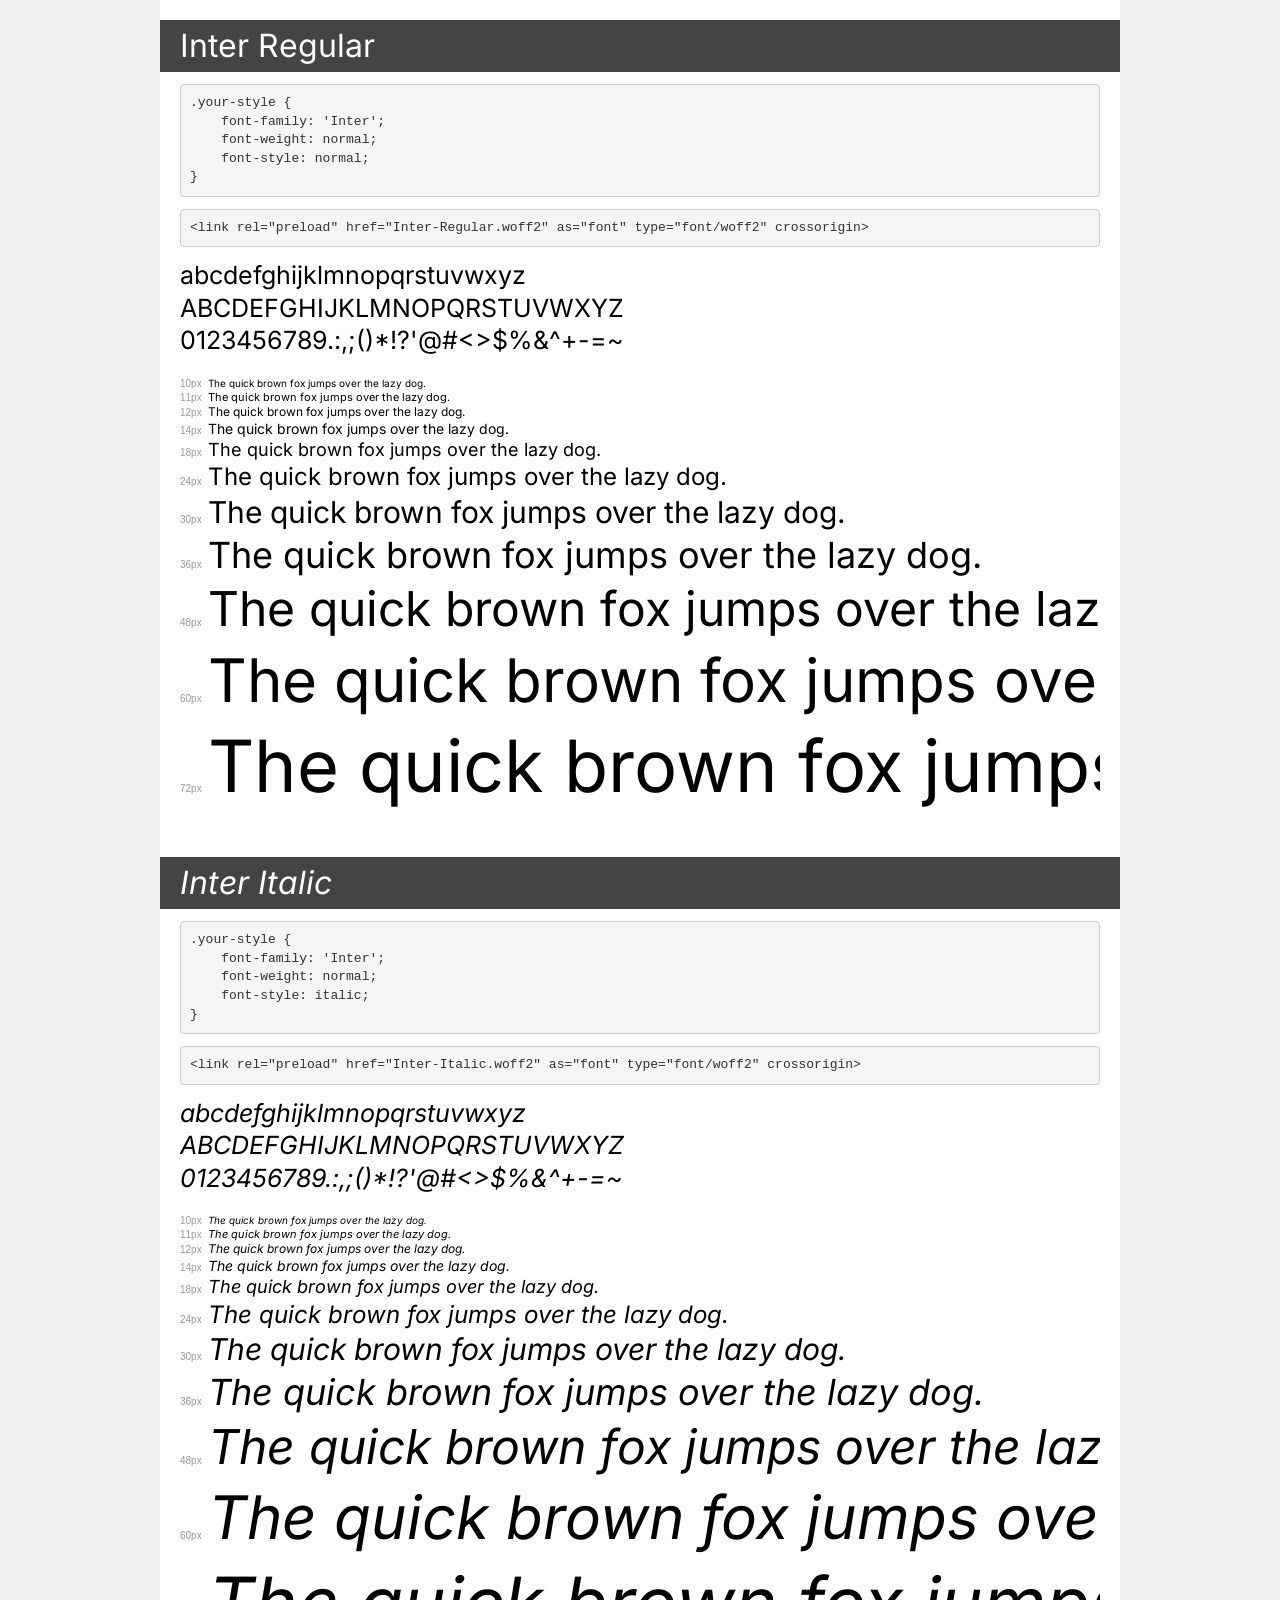
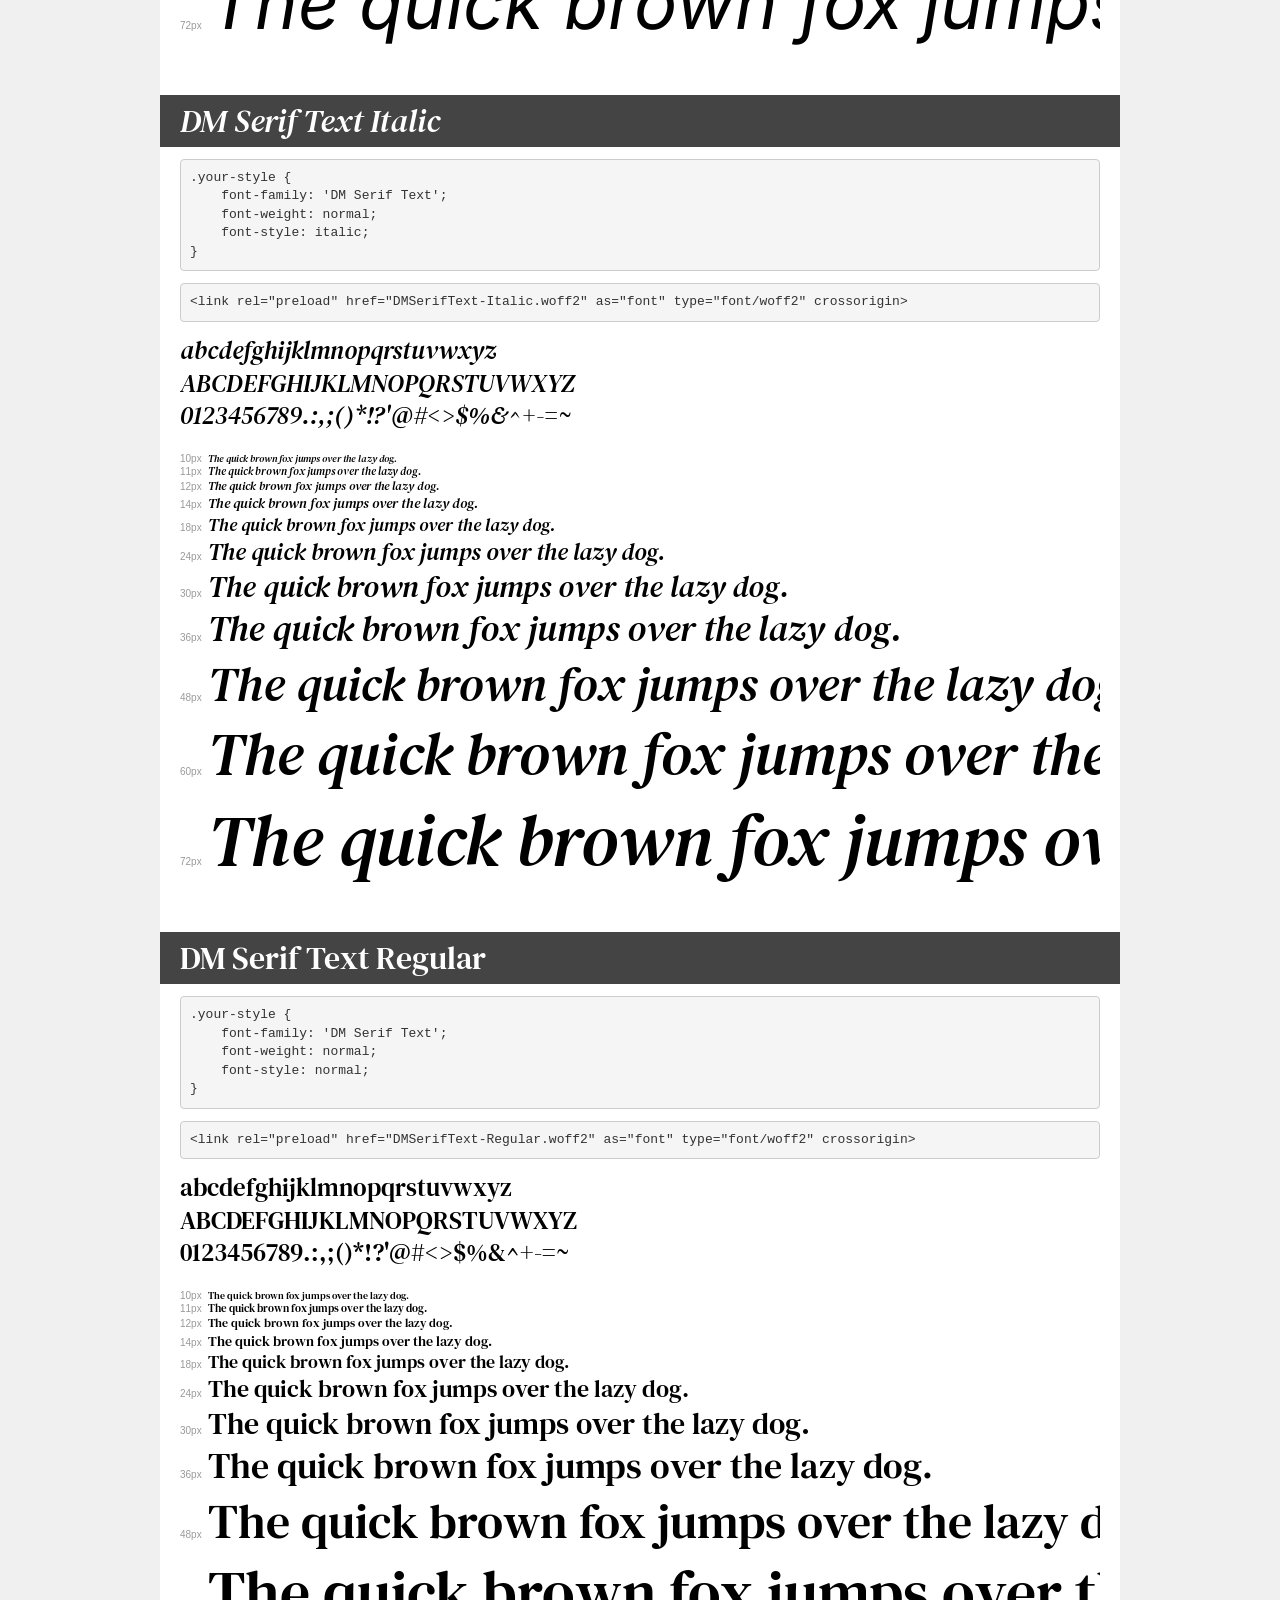
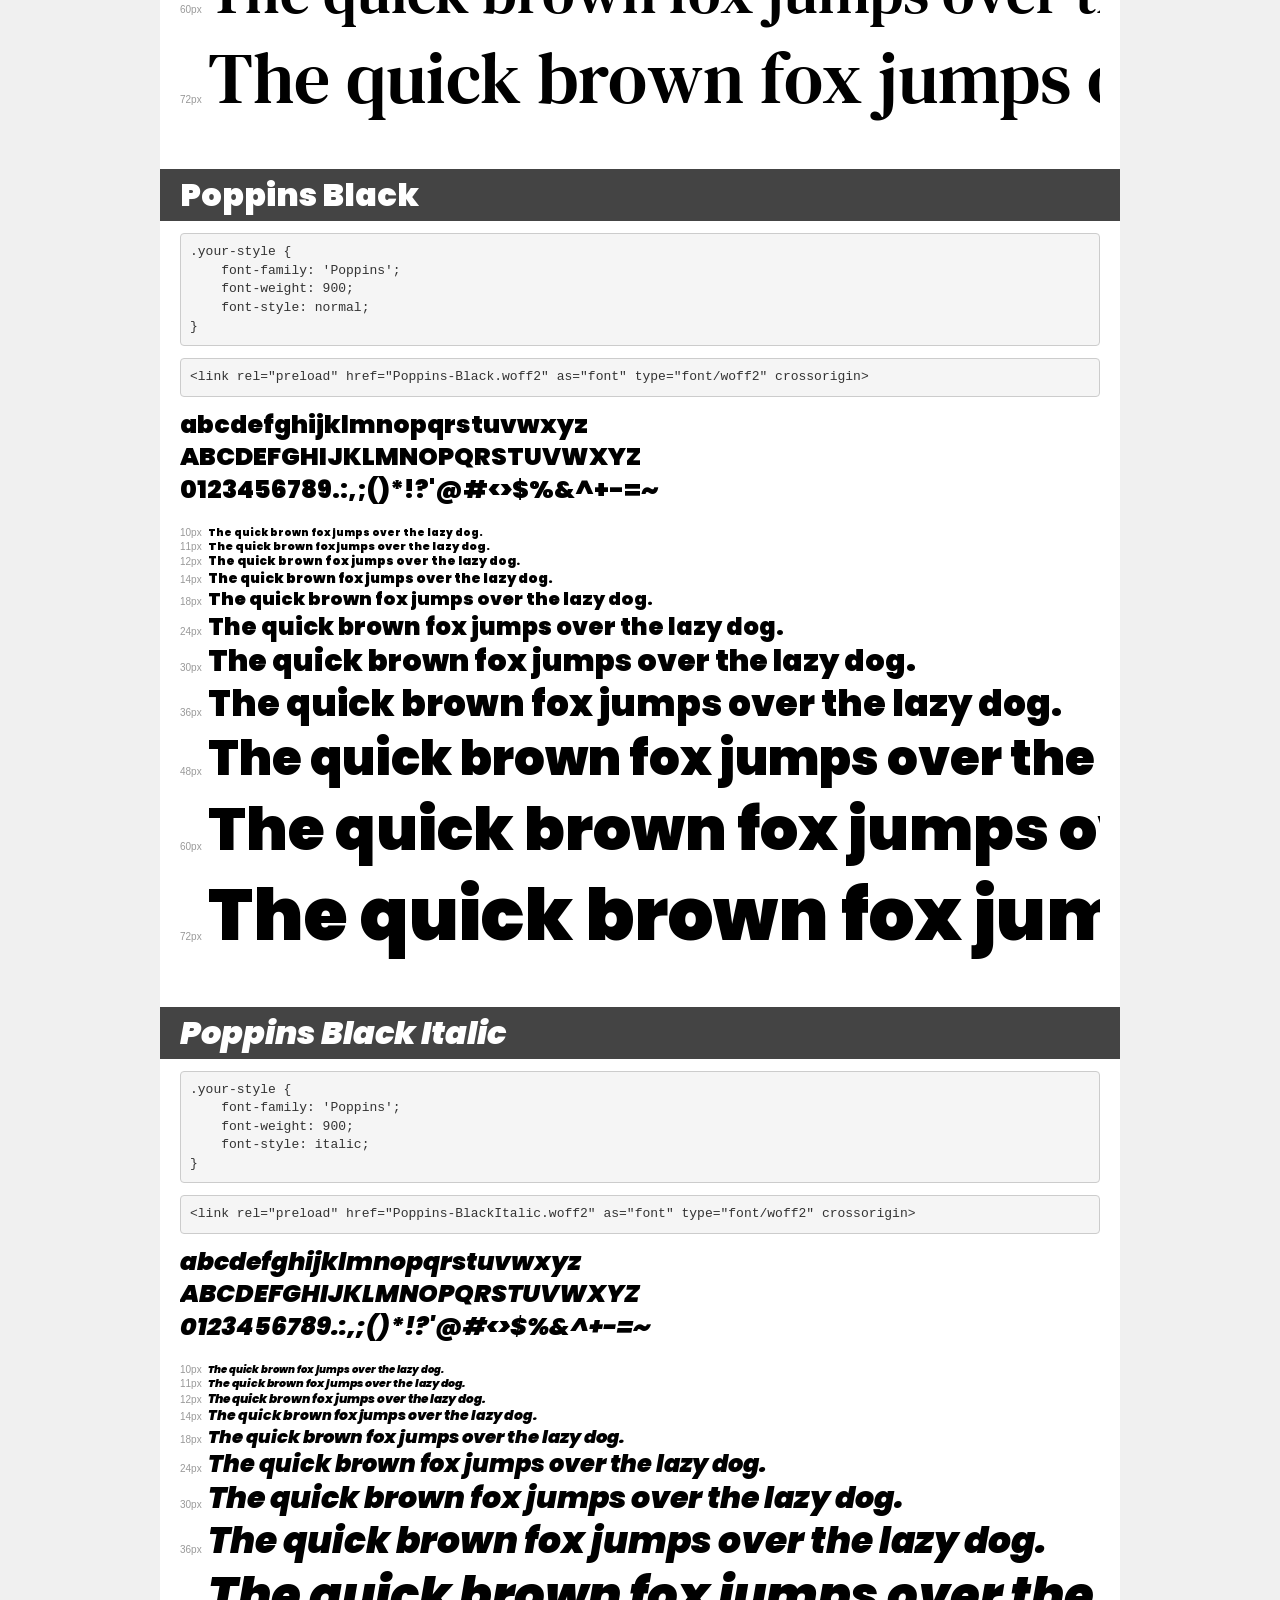
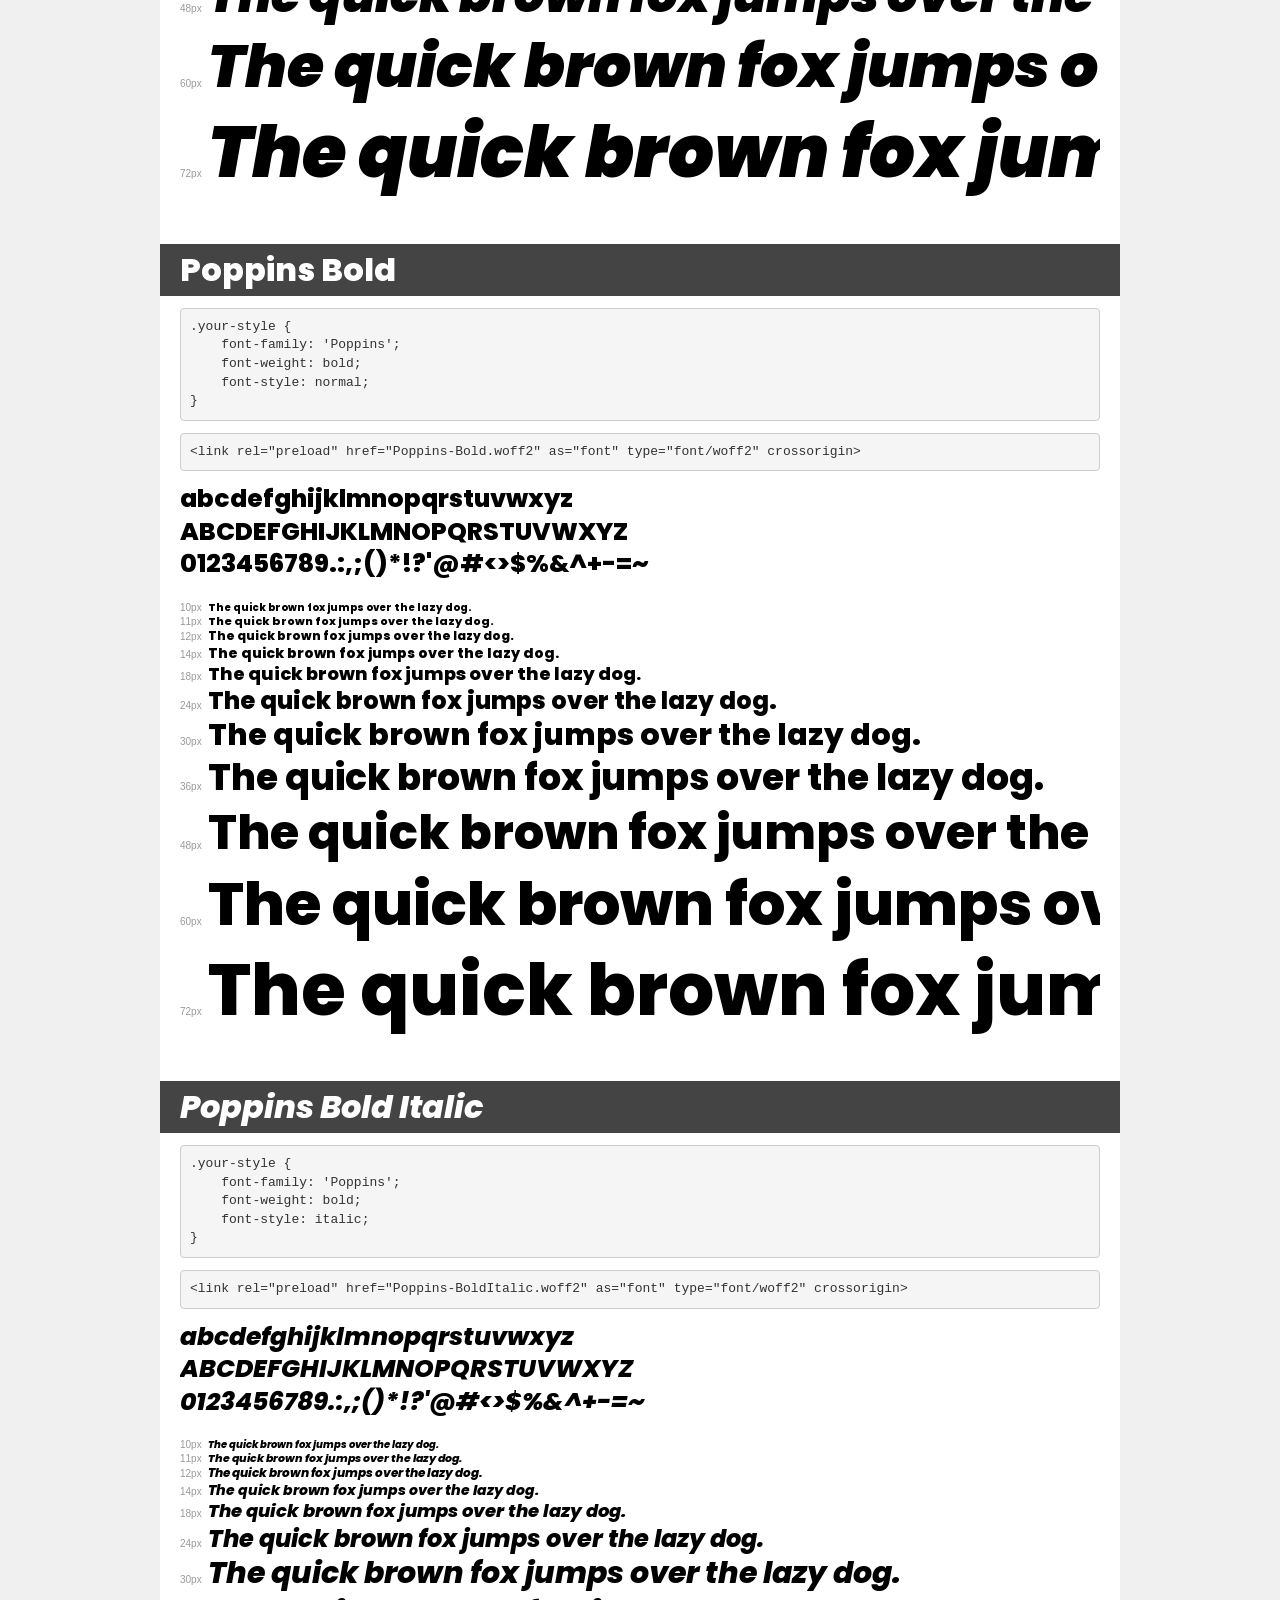
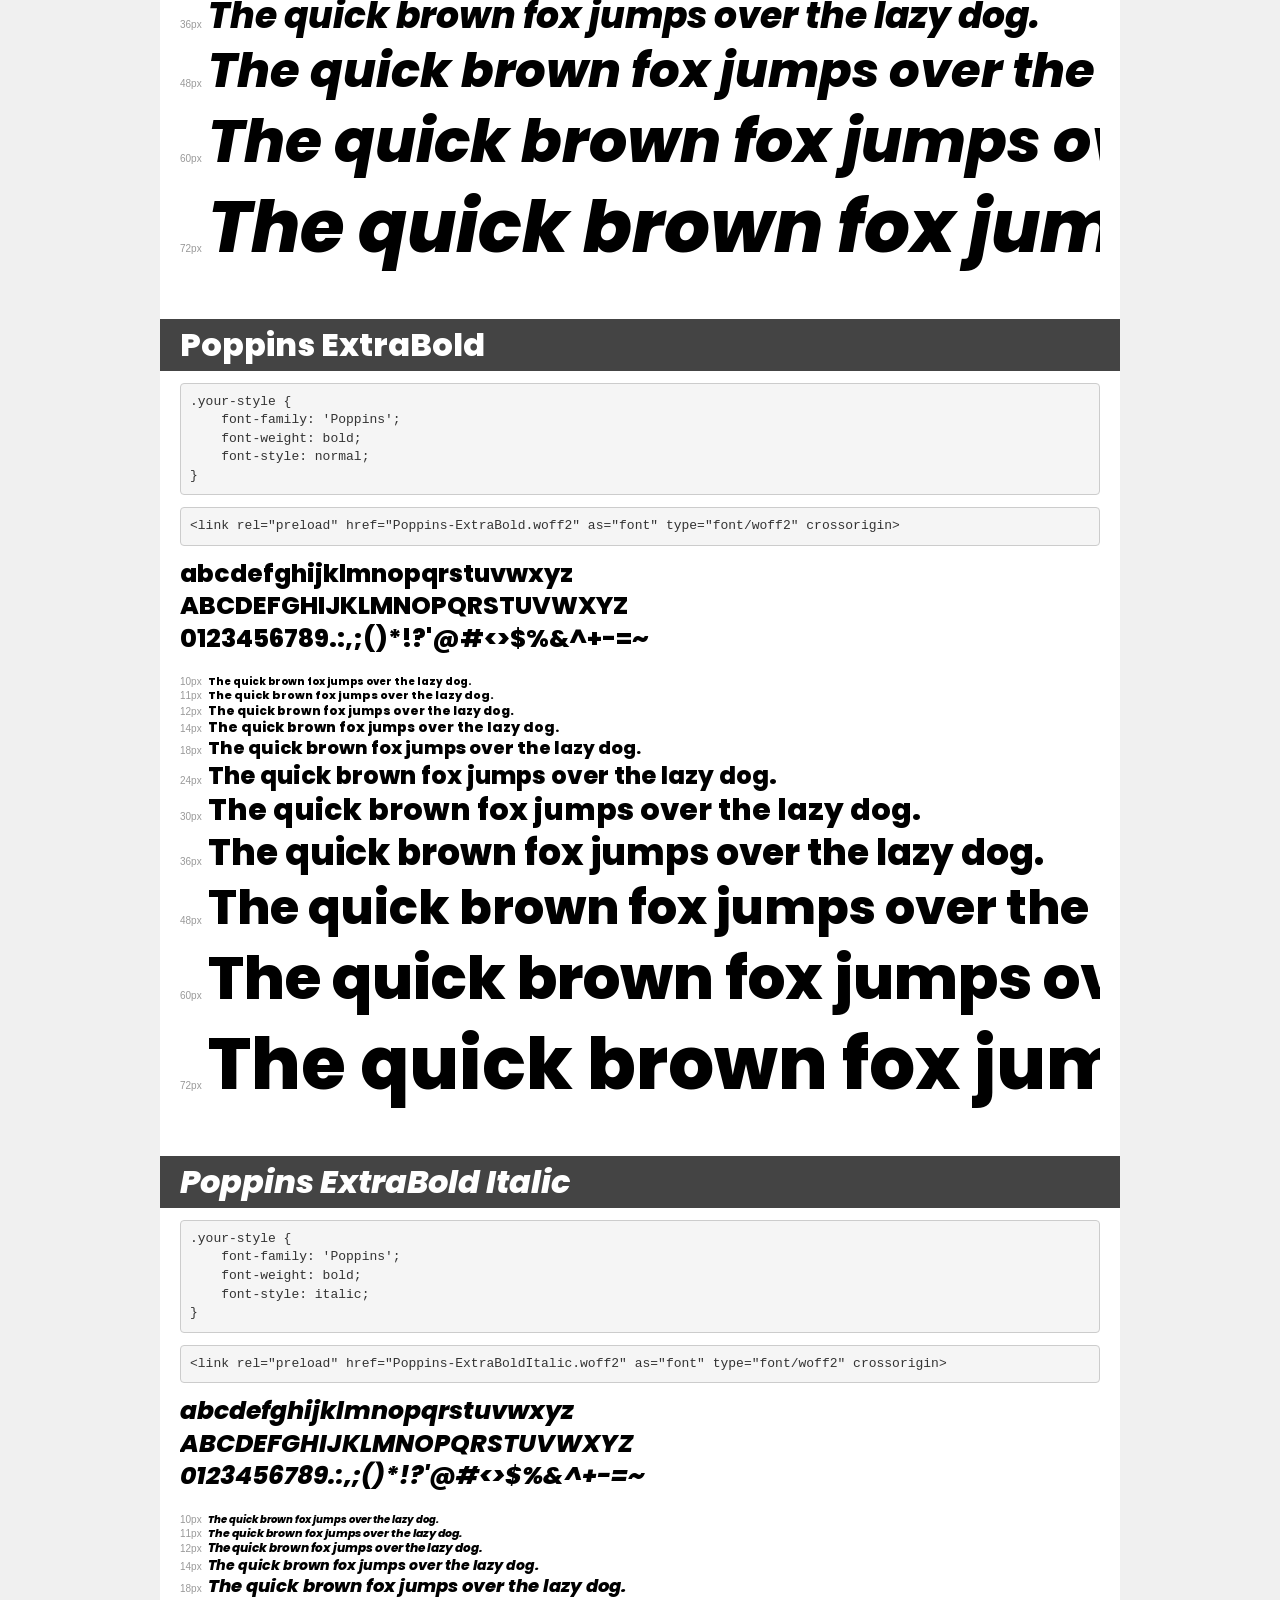
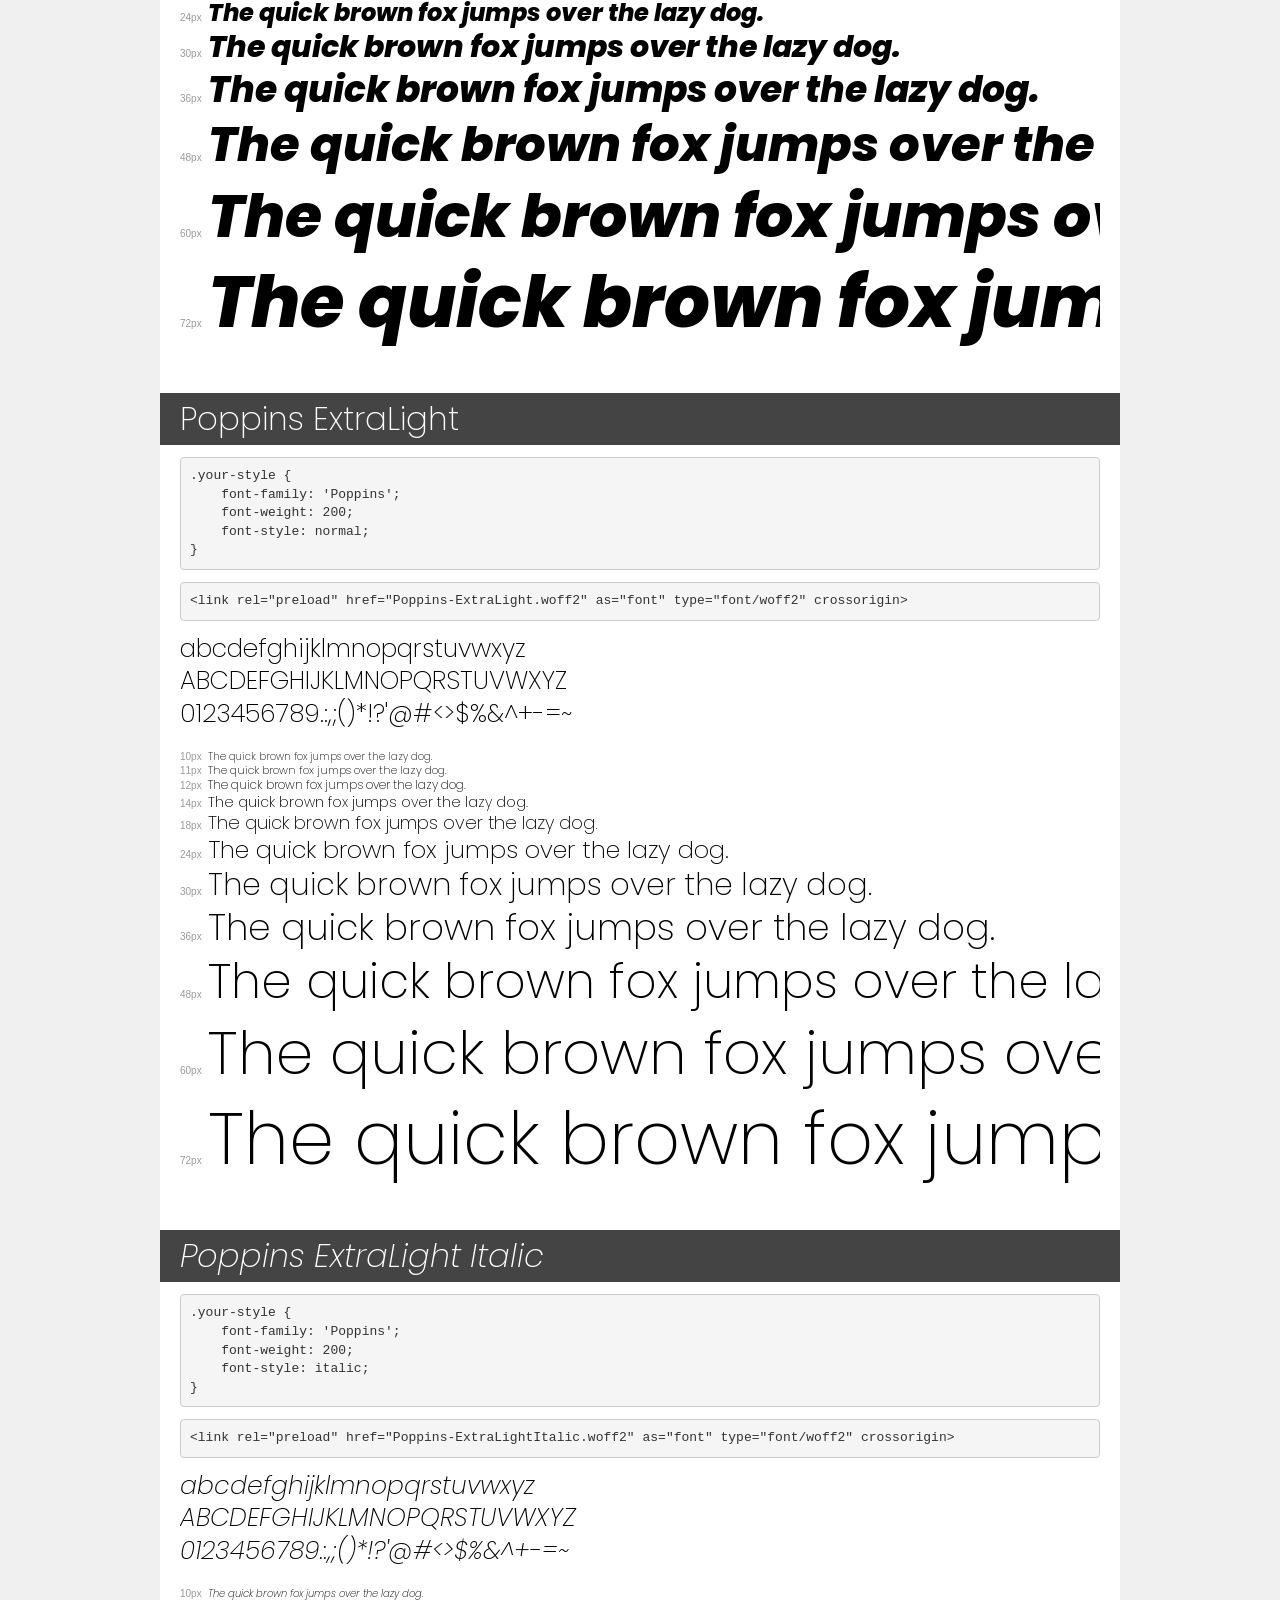
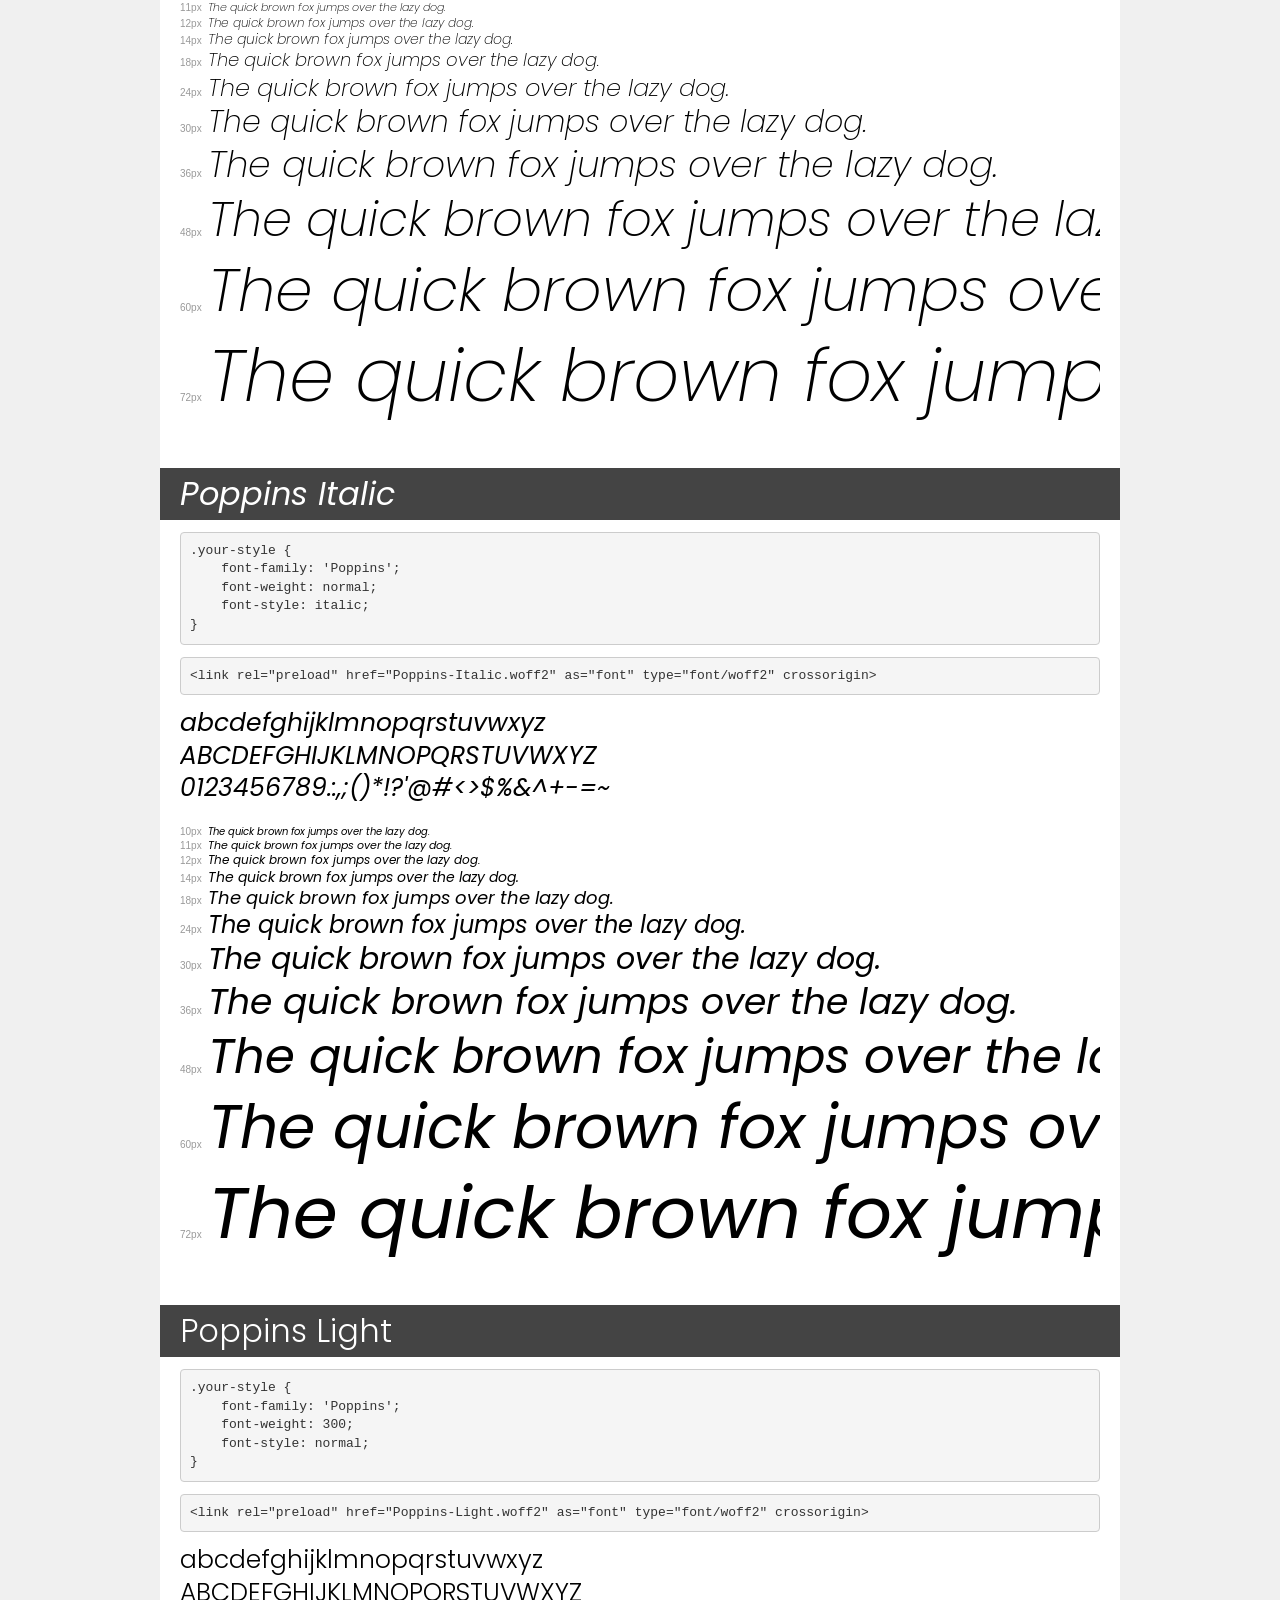
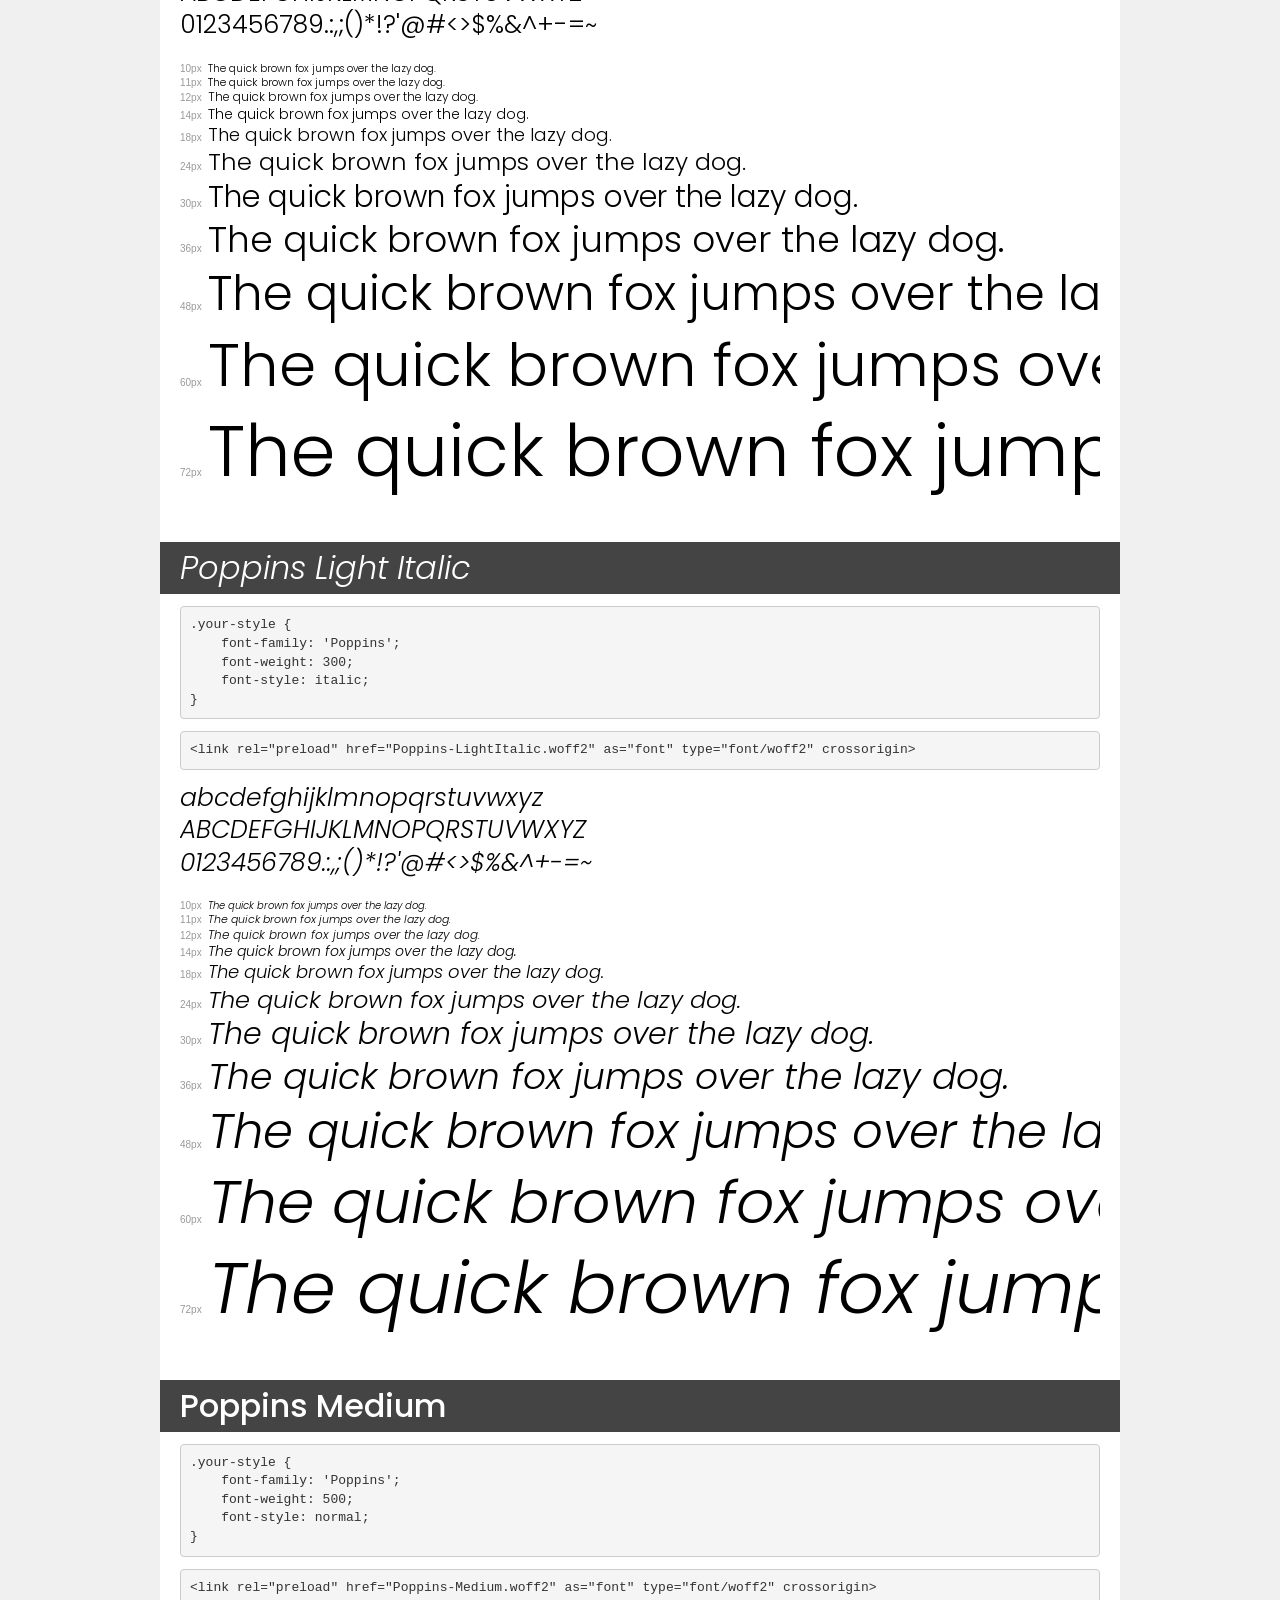
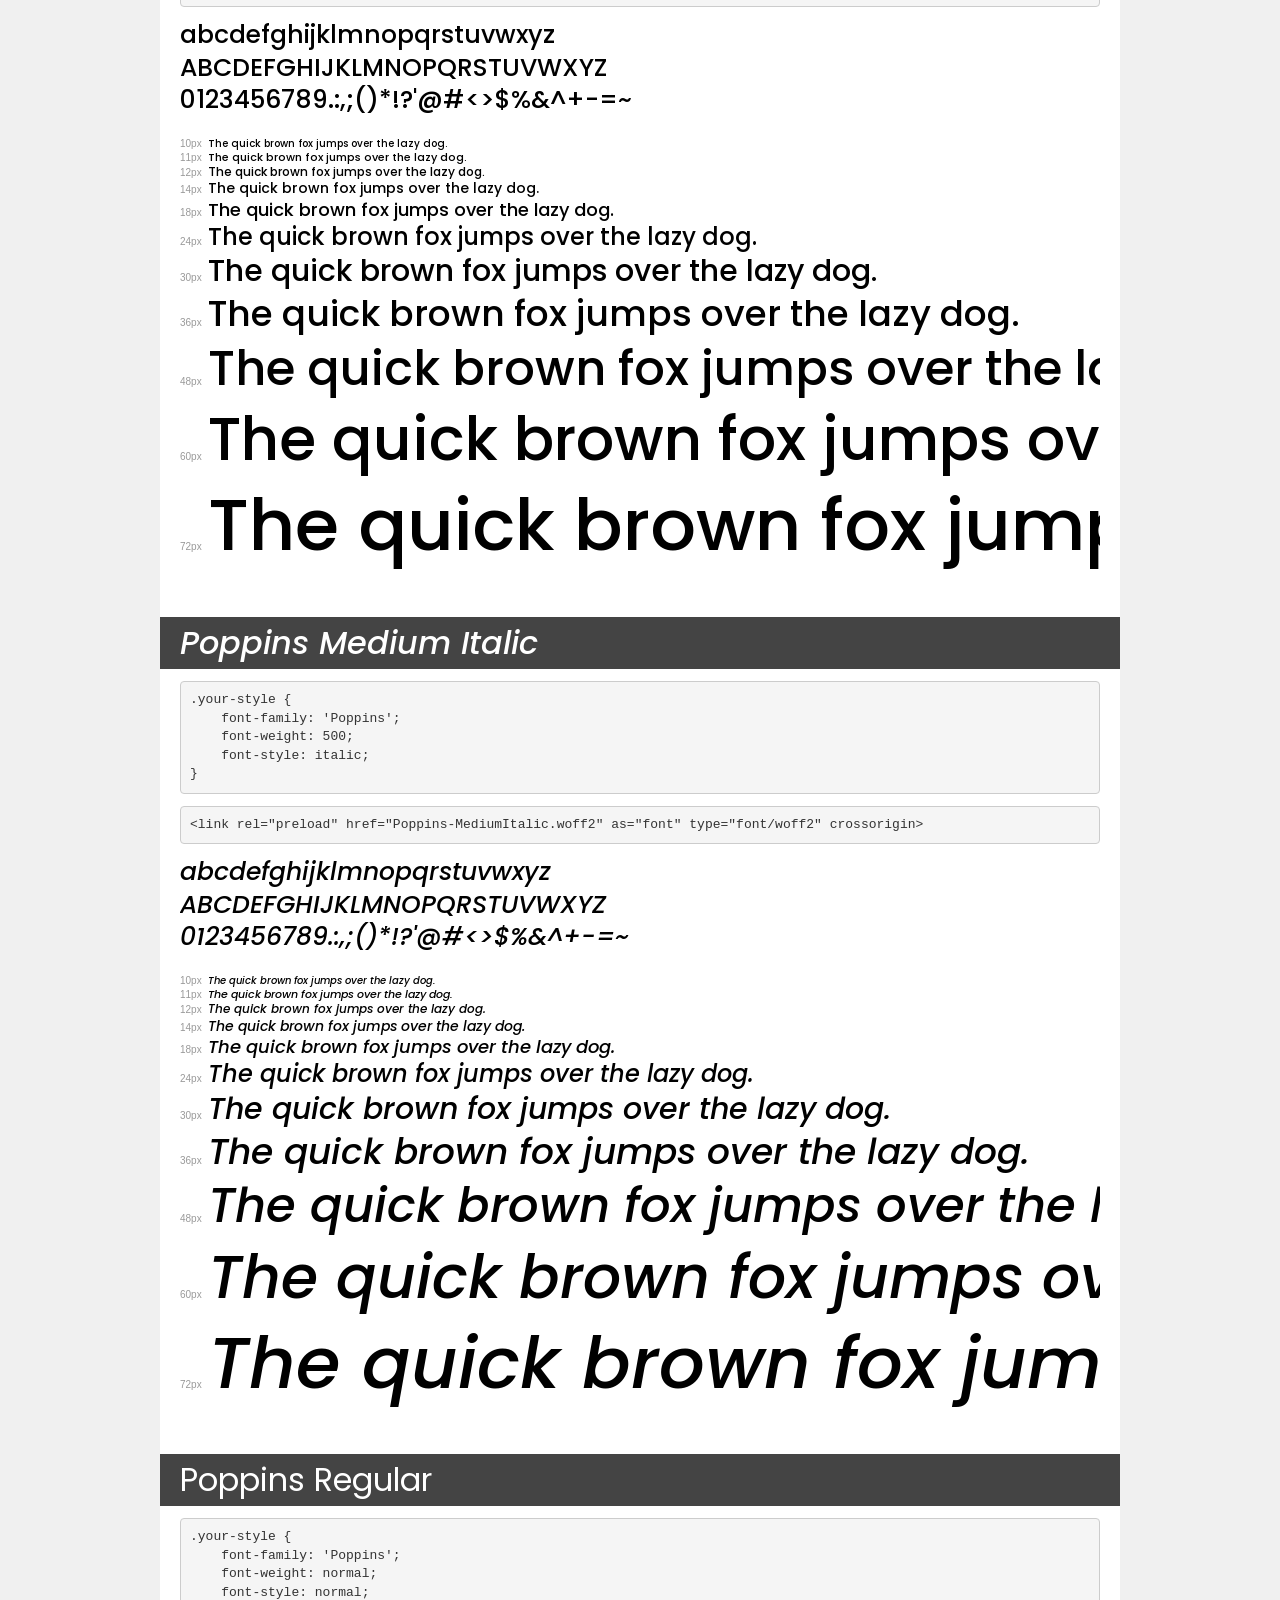
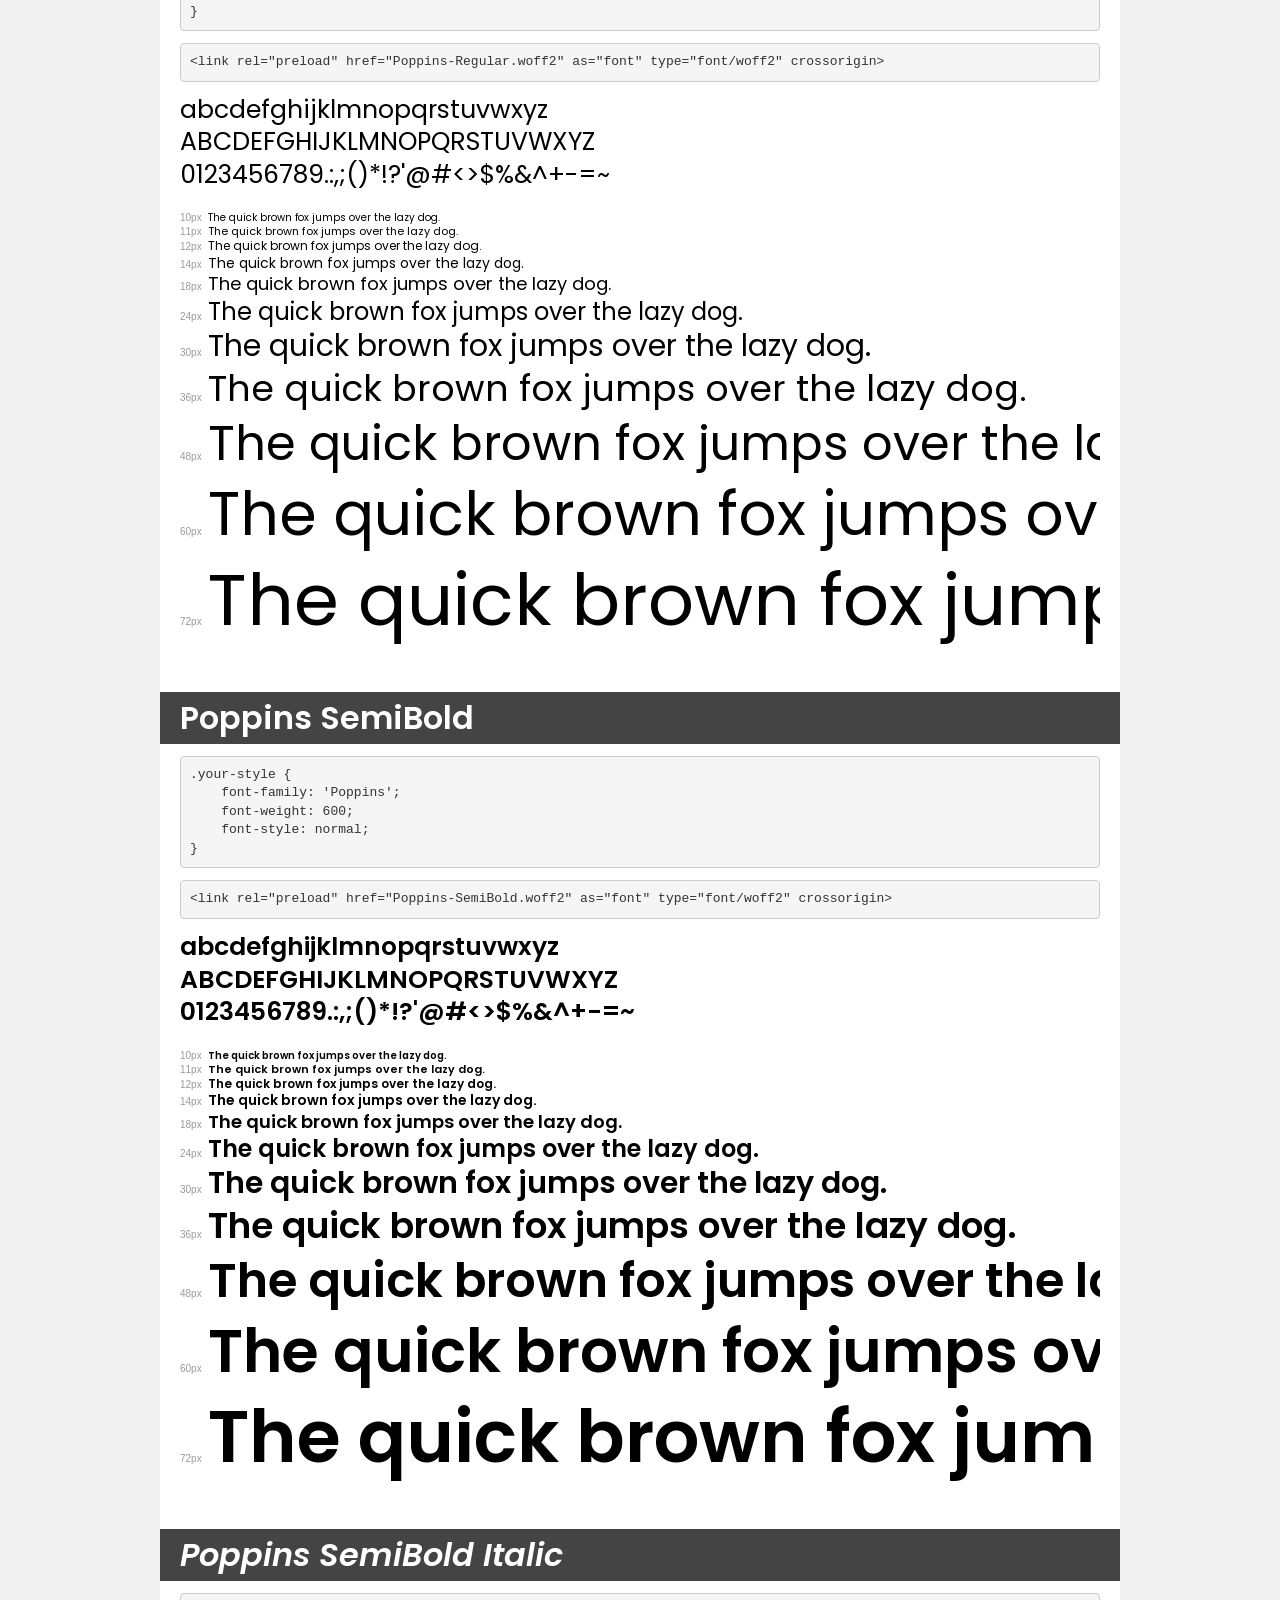
<file: fonts/demo.html>
<!DOCTYPE html>
<html lang="en">
<head>
    <meta charset="utf-8">
    <meta http-equiv="X-UA-Compatible" content="IE=edge">
    <meta name="viewport" content="width=device-width, initial-scale=1">
    <meta name="robots" content="noindex, noarchive">
    <meta name="format-detection" content="telephone=no">
    <title>Transfonter demo</title>
    <link href="stylesheet.css" rel="stylesheet">
    <style>
        /*
        http://meyerweb.com/eric/tools/css/reset/
        v2.0 | 20110126
        License: none (public domain)
        */
        html, body, div, span, applet, object, iframe,
        h1, h2, h3, h4, h5, h6, p, blockquote, pre,
        a, abbr, acronym, address, big, cite, code,
        del, dfn, em, img, ins, kbd, q, s, samp,
        small, strike, strong, sub, sup, tt, var,
        b, u, i, center,
        dl, dt, dd, ol, ul, li,
        fieldset, form, label, legend,
        table, caption, tbody, tfoot, thead, tr, th, td,
        article, aside, canvas, details, embed,
        figure, figcaption, footer, header, hgroup,
        menu, nav, output, ruby, section, summary,
        time, mark, audio, video {
            margin: 0;
            padding: 0;
            border: 0;
            font-size: 100%;
            font: inherit;
            vertical-align: baseline;
        }
        /* HTML5 display-role reset for older browsers */
        article, aside, details, figcaption, figure,
        footer, header, hgroup, menu, nav, section {
            display: block;
        }
        body {
            line-height: 1;
        }
        ol, ul {
            list-style: none;
        }
        blockquote, q {
            quotes: none;
        }
        blockquote:before, blockquote:after,
        q:before, q:after {
            content: '';
            content: none;
        }
        table {
            border-collapse: collapse;
            border-spacing: 0;
        }
        /* demo styles */
        body {
            background: #f0f0f0;
            color: #000;
        }
        .page {
            background: #fff;
            width: 920px;
            margin: 0 auto;
            padding: 20px 20px 0 20px;
            overflow: hidden;
        }
        .font-container {
            overflow-x: auto;
            overflow-y: hidden;
            margin-bottom: 40px;
            line-height: 1.3;
            white-space: nowrap;
            padding-bottom: 5px;
        }
        h1 {
            position: relative;
            background: #444;
            font-size: 32px;
            color: #fff;
            padding: 10px 20px;
            margin: 0 -20px 12px -20px;
        }
        .letters {
            font-size: 25px;
            margin-bottom: 20px;
        }
        .s10:before {
            content: '10px';
        }
        .s11:before {
            content: '11px';
        }
        .s12:before {
            content: '12px';
        }
        .s14:before {
            content: '14px';
        }
        .s18:before {
            content: '18px';
        }
        .s24:before {
            content: '24px';
        }
        .s30:before {
            content: '30px';
        }
        .s36:before {
            content: '36px';
        }
        .s48:before {
            content: '48px';
        }
        .s60:before {
            content: '60px';
        }
        .s72:before {
            content: '72px';
        }
        .s10:before, .s11:before, .s12:before, .s14:before,
        .s18:before, .s24:before, .s30:before, .s36:before,
        .s48:before, .s60:before, .s72:before {
            font-family: Arial, sans-serif;
            font-size: 10px;
            font-weight: normal;
            font-style: normal;
            color: #999;
            padding-right: 6px;
        }
        pre {
            display: block;
            padding: 9px;
            margin: 0 0 12px;
            font-family: Monaco, Menlo, Consolas, "Courier New", monospace;
            font-size: 13px;
            line-height: 1.428571429;
            color: #333;
            font-weight: normal;
            font-style: normal;
            background-color: #f5f5f5;
            border: 1px solid #ccc;
            overflow-x: auto;
            border-radius: 4px;
        }
        /* responsive */
        @media (max-width: 959px) {
            .page {
                width: auto;
                margin: 0;
            }
        }
    </style>
</head>
<body>
<div class="page">
    <div class="demo">
        <h1 style="font-family: 'Inter'; font-weight: normal; font-style: normal;">Inter Regular</h1>
        <pre title="Usage">.your-style {
    font-family: 'Inter';
    font-weight: normal;
    font-style: normal;
}</pre>
        <pre title="Preload (optional)">
&lt;link rel=&quot;preload&quot; href=&quot;Inter-Regular.woff2&quot; as=&quot;font&quot; type=&quot;font/woff2&quot; crossorigin&gt;</pre>
        <div class="font-container" style="font-family: 'Inter'; font-weight: normal; font-style: normal;">
            <p class="letters">
                abcdefghijklmnopqrstuvwxyz<br>
ABCDEFGHIJKLMNOPQRSTUVWXYZ<br>
                0123456789.:,;()*!?'@#&lt;&gt;$%&^+-=~
            </p>
            <p class="s10" style="font-size: 10px;">The quick brown fox jumps over the lazy dog.</p>
            <p class="s11" style="font-size: 11px;">The quick brown fox jumps over the lazy dog.</p>
            <p class="s12" style="font-size: 12px;">The quick brown fox jumps over the lazy dog.</p>
            <p class="s14" style="font-size: 14px;">The quick brown fox jumps over the lazy dog.</p>
            <p class="s18" style="font-size: 18px;">The quick brown fox jumps over the lazy dog.</p>
            <p class="s24" style="font-size: 24px;">The quick brown fox jumps over the lazy dog.</p>
            <p class="s30" style="font-size: 30px;">The quick brown fox jumps over the lazy dog.</p>
            <p class="s36" style="font-size: 36px;">The quick brown fox jumps over the lazy dog.</p>
            <p class="s48" style="font-size: 48px;">The quick brown fox jumps over the lazy dog.</p>
            <p class="s60" style="font-size: 60px;">The quick brown fox jumps over the lazy dog.</p>
            <p class="s72" style="font-size: 72px;">The quick brown fox jumps over the lazy dog.</p>
        </div>
    </div>

    <div class="demo">
        <h1 style="font-family: 'Inter'; font-weight: normal; font-style: italic;">Inter Italic</h1>
        <pre title="Usage">.your-style {
    font-family: 'Inter';
    font-weight: normal;
    font-style: italic;
}</pre>
        <pre title="Preload (optional)">
&lt;link rel=&quot;preload&quot; href=&quot;Inter-Italic.woff2&quot; as=&quot;font&quot; type=&quot;font/woff2&quot; crossorigin&gt;</pre>
        <div class="font-container" style="font-family: 'Inter'; font-weight: normal; font-style: italic;">
            <p class="letters">
                abcdefghijklmnopqrstuvwxyz<br>
ABCDEFGHIJKLMNOPQRSTUVWXYZ<br>
                0123456789.:,;()*!?'@#&lt;&gt;$%&^+-=~
            </p>
            <p class="s10" style="font-size: 10px;">The quick brown fox jumps over the lazy dog.</p>
            <p class="s11" style="font-size: 11px;">The quick brown fox jumps over the lazy dog.</p>
            <p class="s12" style="font-size: 12px;">The quick brown fox jumps over the lazy dog.</p>
            <p class="s14" style="font-size: 14px;">The quick brown fox jumps over the lazy dog.</p>
            <p class="s18" style="font-size: 18px;">The quick brown fox jumps over the lazy dog.</p>
            <p class="s24" style="font-size: 24px;">The quick brown fox jumps over the lazy dog.</p>
            <p class="s30" style="font-size: 30px;">The quick brown fox jumps over the lazy dog.</p>
            <p class="s36" style="font-size: 36px;">The quick brown fox jumps over the lazy dog.</p>
            <p class="s48" style="font-size: 48px;">The quick brown fox jumps over the lazy dog.</p>
            <p class="s60" style="font-size: 60px;">The quick brown fox jumps over the lazy dog.</p>
            <p class="s72" style="font-size: 72px;">The quick brown fox jumps over the lazy dog.</p>
        </div>
    </div>

    <div class="demo">
        <h1 style="font-family: 'DM Serif Text'; font-weight: normal; font-style: italic;">DM Serif Text Italic</h1>
        <pre title="Usage">.your-style {
    font-family: 'DM Serif Text';
    font-weight: normal;
    font-style: italic;
}</pre>
        <pre title="Preload (optional)">
&lt;link rel=&quot;preload&quot; href=&quot;DMSerifText-Italic.woff2&quot; as=&quot;font&quot; type=&quot;font/woff2&quot; crossorigin&gt;</pre>
        <div class="font-container" style="font-family: 'DM Serif Text'; font-weight: normal; font-style: italic;">
            <p class="letters">
                abcdefghijklmnopqrstuvwxyz<br>
ABCDEFGHIJKLMNOPQRSTUVWXYZ<br>
                0123456789.:,;()*!?'@#&lt;&gt;$%&^+-=~
            </p>
            <p class="s10" style="font-size: 10px;">The quick brown fox jumps over the lazy dog.</p>
            <p class="s11" style="font-size: 11px;">The quick brown fox jumps over the lazy dog.</p>
            <p class="s12" style="font-size: 12px;">The quick brown fox jumps over the lazy dog.</p>
            <p class="s14" style="font-size: 14px;">The quick brown fox jumps over the lazy dog.</p>
            <p class="s18" style="font-size: 18px;">The quick brown fox jumps over the lazy dog.</p>
            <p class="s24" style="font-size: 24px;">The quick brown fox jumps over the lazy dog.</p>
            <p class="s30" style="font-size: 30px;">The quick brown fox jumps over the lazy dog.</p>
            <p class="s36" style="font-size: 36px;">The quick brown fox jumps over the lazy dog.</p>
            <p class="s48" style="font-size: 48px;">The quick brown fox jumps over the lazy dog.</p>
            <p class="s60" style="font-size: 60px;">The quick brown fox jumps over the lazy dog.</p>
            <p class="s72" style="font-size: 72px;">The quick brown fox jumps over the lazy dog.</p>
        </div>
    </div>

    <div class="demo">
        <h1 style="font-family: 'DM Serif Text'; font-weight: normal; font-style: normal;">DM Serif Text Regular</h1>
        <pre title="Usage">.your-style {
    font-family: 'DM Serif Text';
    font-weight: normal;
    font-style: normal;
}</pre>
        <pre title="Preload (optional)">
&lt;link rel=&quot;preload&quot; href=&quot;DMSerifText-Regular.woff2&quot; as=&quot;font&quot; type=&quot;font/woff2&quot; crossorigin&gt;</pre>
        <div class="font-container" style="font-family: 'DM Serif Text'; font-weight: normal; font-style: normal;">
            <p class="letters">
                abcdefghijklmnopqrstuvwxyz<br>
ABCDEFGHIJKLMNOPQRSTUVWXYZ<br>
                0123456789.:,;()*!?'@#&lt;&gt;$%&^+-=~
            </p>
            <p class="s10" style="font-size: 10px;">The quick brown fox jumps over the lazy dog.</p>
            <p class="s11" style="font-size: 11px;">The quick brown fox jumps over the lazy dog.</p>
            <p class="s12" style="font-size: 12px;">The quick brown fox jumps over the lazy dog.</p>
            <p class="s14" style="font-size: 14px;">The quick brown fox jumps over the lazy dog.</p>
            <p class="s18" style="font-size: 18px;">The quick brown fox jumps over the lazy dog.</p>
            <p class="s24" style="font-size: 24px;">The quick brown fox jumps over the lazy dog.</p>
            <p class="s30" style="font-size: 30px;">The quick brown fox jumps over the lazy dog.</p>
            <p class="s36" style="font-size: 36px;">The quick brown fox jumps over the lazy dog.</p>
            <p class="s48" style="font-size: 48px;">The quick brown fox jumps over the lazy dog.</p>
            <p class="s60" style="font-size: 60px;">The quick brown fox jumps over the lazy dog.</p>
            <p class="s72" style="font-size: 72px;">The quick brown fox jumps over the lazy dog.</p>
        </div>
    </div>

    <div class="demo">
        <h1 style="font-family: 'Poppins'; font-weight: 900; font-style: normal;">Poppins Black</h1>
        <pre title="Usage">.your-style {
    font-family: 'Poppins';
    font-weight: 900;
    font-style: normal;
}</pre>
        <pre title="Preload (optional)">
&lt;link rel=&quot;preload&quot; href=&quot;Poppins-Black.woff2&quot; as=&quot;font&quot; type=&quot;font/woff2&quot; crossorigin&gt;</pre>
        <div class="font-container" style="font-family: 'Poppins'; font-weight: 900; font-style: normal;">
            <p class="letters">
                abcdefghijklmnopqrstuvwxyz<br>
ABCDEFGHIJKLMNOPQRSTUVWXYZ<br>
                0123456789.:,;()*!?'@#&lt;&gt;$%&^+-=~
            </p>
            <p class="s10" style="font-size: 10px;">The quick brown fox jumps over the lazy dog.</p>
            <p class="s11" style="font-size: 11px;">The quick brown fox jumps over the lazy dog.</p>
            <p class="s12" style="font-size: 12px;">The quick brown fox jumps over the lazy dog.</p>
            <p class="s14" style="font-size: 14px;">The quick brown fox jumps over the lazy dog.</p>
            <p class="s18" style="font-size: 18px;">The quick brown fox jumps over the lazy dog.</p>
            <p class="s24" style="font-size: 24px;">The quick brown fox jumps over the lazy dog.</p>
            <p class="s30" style="font-size: 30px;">The quick brown fox jumps over the lazy dog.</p>
            <p class="s36" style="font-size: 36px;">The quick brown fox jumps over the lazy dog.</p>
            <p class="s48" style="font-size: 48px;">The quick brown fox jumps over the lazy dog.</p>
            <p class="s60" style="font-size: 60px;">The quick brown fox jumps over the lazy dog.</p>
            <p class="s72" style="font-size: 72px;">The quick brown fox jumps over the lazy dog.</p>
        </div>
    </div>

    <div class="demo">
        <h1 style="font-family: 'Poppins'; font-weight: 900; font-style: italic;">Poppins Black Italic</h1>
        <pre title="Usage">.your-style {
    font-family: 'Poppins';
    font-weight: 900;
    font-style: italic;
}</pre>
        <pre title="Preload (optional)">
&lt;link rel=&quot;preload&quot; href=&quot;Poppins-BlackItalic.woff2&quot; as=&quot;font&quot; type=&quot;font/woff2&quot; crossorigin&gt;</pre>
        <div class="font-container" style="font-family: 'Poppins'; font-weight: 900; font-style: italic;">
            <p class="letters">
                abcdefghijklmnopqrstuvwxyz<br>
ABCDEFGHIJKLMNOPQRSTUVWXYZ<br>
                0123456789.:,;()*!?'@#&lt;&gt;$%&^+-=~
            </p>
            <p class="s10" style="font-size: 10px;">The quick brown fox jumps over the lazy dog.</p>
            <p class="s11" style="font-size: 11px;">The quick brown fox jumps over the lazy dog.</p>
            <p class="s12" style="font-size: 12px;">The quick brown fox jumps over the lazy dog.</p>
            <p class="s14" style="font-size: 14px;">The quick brown fox jumps over the lazy dog.</p>
            <p class="s18" style="font-size: 18px;">The quick brown fox jumps over the lazy dog.</p>
            <p class="s24" style="font-size: 24px;">The quick brown fox jumps over the lazy dog.</p>
            <p class="s30" style="font-size: 30px;">The quick brown fox jumps over the lazy dog.</p>
            <p class="s36" style="font-size: 36px;">The quick brown fox jumps over the lazy dog.</p>
            <p class="s48" style="font-size: 48px;">The quick brown fox jumps over the lazy dog.</p>
            <p class="s60" style="font-size: 60px;">The quick brown fox jumps over the lazy dog.</p>
            <p class="s72" style="font-size: 72px;">The quick brown fox jumps over the lazy dog.</p>
        </div>
    </div>

    <div class="demo">
        <h1 style="font-family: 'Poppins'; font-weight: bold; font-style: normal;">Poppins Bold</h1>
        <pre title="Usage">.your-style {
    font-family: 'Poppins';
    font-weight: bold;
    font-style: normal;
}</pre>
        <pre title="Preload (optional)">
&lt;link rel=&quot;preload&quot; href=&quot;Poppins-Bold.woff2&quot; as=&quot;font&quot; type=&quot;font/woff2&quot; crossorigin&gt;</pre>
        <div class="font-container" style="font-family: 'Poppins'; font-weight: bold; font-style: normal;">
            <p class="letters">
                abcdefghijklmnopqrstuvwxyz<br>
ABCDEFGHIJKLMNOPQRSTUVWXYZ<br>
                0123456789.:,;()*!?'@#&lt;&gt;$%&^+-=~
            </p>
            <p class="s10" style="font-size: 10px;">The quick brown fox jumps over the lazy dog.</p>
            <p class="s11" style="font-size: 11px;">The quick brown fox jumps over the lazy dog.</p>
            <p class="s12" style="font-size: 12px;">The quick brown fox jumps over the lazy dog.</p>
            <p class="s14" style="font-size: 14px;">The quick brown fox jumps over the lazy dog.</p>
            <p class="s18" style="font-size: 18px;">The quick brown fox jumps over the lazy dog.</p>
            <p class="s24" style="font-size: 24px;">The quick brown fox jumps over the lazy dog.</p>
            <p class="s30" style="font-size: 30px;">The quick brown fox jumps over the lazy dog.</p>
            <p class="s36" style="font-size: 36px;">The quick brown fox jumps over the lazy dog.</p>
            <p class="s48" style="font-size: 48px;">The quick brown fox jumps over the lazy dog.</p>
            <p class="s60" style="font-size: 60px;">The quick brown fox jumps over the lazy dog.</p>
            <p class="s72" style="font-size: 72px;">The quick brown fox jumps over the lazy dog.</p>
        </div>
    </div>

    <div class="demo">
        <h1 style="font-family: 'Poppins'; font-weight: bold; font-style: italic;">Poppins Bold Italic</h1>
        <pre title="Usage">.your-style {
    font-family: 'Poppins';
    font-weight: bold;
    font-style: italic;
}</pre>
        <pre title="Preload (optional)">
&lt;link rel=&quot;preload&quot; href=&quot;Poppins-BoldItalic.woff2&quot; as=&quot;font&quot; type=&quot;font/woff2&quot; crossorigin&gt;</pre>
        <div class="font-container" style="font-family: 'Poppins'; font-weight: bold; font-style: italic;">
            <p class="letters">
                abcdefghijklmnopqrstuvwxyz<br>
ABCDEFGHIJKLMNOPQRSTUVWXYZ<br>
                0123456789.:,;()*!?'@#&lt;&gt;$%&^+-=~
            </p>
            <p class="s10" style="font-size: 10px;">The quick brown fox jumps over the lazy dog.</p>
            <p class="s11" style="font-size: 11px;">The quick brown fox jumps over the lazy dog.</p>
            <p class="s12" style="font-size: 12px;">The quick brown fox jumps over the lazy dog.</p>
            <p class="s14" style="font-size: 14px;">The quick brown fox jumps over the lazy dog.</p>
            <p class="s18" style="font-size: 18px;">The quick brown fox jumps over the lazy dog.</p>
            <p class="s24" style="font-size: 24px;">The quick brown fox jumps over the lazy dog.</p>
            <p class="s30" style="font-size: 30px;">The quick brown fox jumps over the lazy dog.</p>
            <p class="s36" style="font-size: 36px;">The quick brown fox jumps over the lazy dog.</p>
            <p class="s48" style="font-size: 48px;">The quick brown fox jumps over the lazy dog.</p>
            <p class="s60" style="font-size: 60px;">The quick brown fox jumps over the lazy dog.</p>
            <p class="s72" style="font-size: 72px;">The quick brown fox jumps over the lazy dog.</p>
        </div>
    </div>

    <div class="demo">
        <h1 style="font-family: 'Poppins'; font-weight: bold; font-style: normal;">Poppins ExtraBold</h1>
        <pre title="Usage">.your-style {
    font-family: 'Poppins';
    font-weight: bold;
    font-style: normal;
}</pre>
        <pre title="Preload (optional)">
&lt;link rel=&quot;preload&quot; href=&quot;Poppins-ExtraBold.woff2&quot; as=&quot;font&quot; type=&quot;font/woff2&quot; crossorigin&gt;</pre>
        <div class="font-container" style="font-family: 'Poppins'; font-weight: bold; font-style: normal;">
            <p class="letters">
                abcdefghijklmnopqrstuvwxyz<br>
ABCDEFGHIJKLMNOPQRSTUVWXYZ<br>
                0123456789.:,;()*!?'@#&lt;&gt;$%&^+-=~
            </p>
            <p class="s10" style="font-size: 10px;">The quick brown fox jumps over the lazy dog.</p>
            <p class="s11" style="font-size: 11px;">The quick brown fox jumps over the lazy dog.</p>
            <p class="s12" style="font-size: 12px;">The quick brown fox jumps over the lazy dog.</p>
            <p class="s14" style="font-size: 14px;">The quick brown fox jumps over the lazy dog.</p>
            <p class="s18" style="font-size: 18px;">The quick brown fox jumps over the lazy dog.</p>
            <p class="s24" style="font-size: 24px;">The quick brown fox jumps over the lazy dog.</p>
            <p class="s30" style="font-size: 30px;">The quick brown fox jumps over the lazy dog.</p>
            <p class="s36" style="font-size: 36px;">The quick brown fox jumps over the lazy dog.</p>
            <p class="s48" style="font-size: 48px;">The quick brown fox jumps over the lazy dog.</p>
            <p class="s60" style="font-size: 60px;">The quick brown fox jumps over the lazy dog.</p>
            <p class="s72" style="font-size: 72px;">The quick brown fox jumps over the lazy dog.</p>
        </div>
    </div>

    <div class="demo">
        <h1 style="font-family: 'Poppins'; font-weight: bold; font-style: italic;">Poppins ExtraBold Italic</h1>
        <pre title="Usage">.your-style {
    font-family: 'Poppins';
    font-weight: bold;
    font-style: italic;
}</pre>
        <pre title="Preload (optional)">
&lt;link rel=&quot;preload&quot; href=&quot;Poppins-ExtraBoldItalic.woff2&quot; as=&quot;font&quot; type=&quot;font/woff2&quot; crossorigin&gt;</pre>
        <div class="font-container" style="font-family: 'Poppins'; font-weight: bold; font-style: italic;">
            <p class="letters">
                abcdefghijklmnopqrstuvwxyz<br>
ABCDEFGHIJKLMNOPQRSTUVWXYZ<br>
                0123456789.:,;()*!?'@#&lt;&gt;$%&^+-=~
            </p>
            <p class="s10" style="font-size: 10px;">The quick brown fox jumps over the lazy dog.</p>
            <p class="s11" style="font-size: 11px;">The quick brown fox jumps over the lazy dog.</p>
            <p class="s12" style="font-size: 12px;">The quick brown fox jumps over the lazy dog.</p>
            <p class="s14" style="font-size: 14px;">The quick brown fox jumps over the lazy dog.</p>
            <p class="s18" style="font-size: 18px;">The quick brown fox jumps over the lazy dog.</p>
            <p class="s24" style="font-size: 24px;">The quick brown fox jumps over the lazy dog.</p>
            <p class="s30" style="font-size: 30px;">The quick brown fox jumps over the lazy dog.</p>
            <p class="s36" style="font-size: 36px;">The quick brown fox jumps over the lazy dog.</p>
            <p class="s48" style="font-size: 48px;">The quick brown fox jumps over the lazy dog.</p>
            <p class="s60" style="font-size: 60px;">The quick brown fox jumps over the lazy dog.</p>
            <p class="s72" style="font-size: 72px;">The quick brown fox jumps over the lazy dog.</p>
        </div>
    </div>

    <div class="demo">
        <h1 style="font-family: 'Poppins'; font-weight: 200; font-style: normal;">Poppins ExtraLight</h1>
        <pre title="Usage">.your-style {
    font-family: 'Poppins';
    font-weight: 200;
    font-style: normal;
}</pre>
        <pre title="Preload (optional)">
&lt;link rel=&quot;preload&quot; href=&quot;Poppins-ExtraLight.woff2&quot; as=&quot;font&quot; type=&quot;font/woff2&quot; crossorigin&gt;</pre>
        <div class="font-container" style="font-family: 'Poppins'; font-weight: 200; font-style: normal;">
            <p class="letters">
                abcdefghijklmnopqrstuvwxyz<br>
ABCDEFGHIJKLMNOPQRSTUVWXYZ<br>
                0123456789.:,;()*!?'@#&lt;&gt;$%&^+-=~
            </p>
            <p class="s10" style="font-size: 10px;">The quick brown fox jumps over the lazy dog.</p>
            <p class="s11" style="font-size: 11px;">The quick brown fox jumps over the lazy dog.</p>
            <p class="s12" style="font-size: 12px;">The quick brown fox jumps over the lazy dog.</p>
            <p class="s14" style="font-size: 14px;">The quick brown fox jumps over the lazy dog.</p>
            <p class="s18" style="font-size: 18px;">The quick brown fox jumps over the lazy dog.</p>
            <p class="s24" style="font-size: 24px;">The quick brown fox jumps over the lazy dog.</p>
            <p class="s30" style="font-size: 30px;">The quick brown fox jumps over the lazy dog.</p>
            <p class="s36" style="font-size: 36px;">The quick brown fox jumps over the lazy dog.</p>
            <p class="s48" style="font-size: 48px;">The quick brown fox jumps over the lazy dog.</p>
            <p class="s60" style="font-size: 60px;">The quick brown fox jumps over the lazy dog.</p>
            <p class="s72" style="font-size: 72px;">The quick brown fox jumps over the lazy dog.</p>
        </div>
    </div>

    <div class="demo">
        <h1 style="font-family: 'Poppins'; font-weight: 200; font-style: italic;">Poppins ExtraLight Italic</h1>
        <pre title="Usage">.your-style {
    font-family: 'Poppins';
    font-weight: 200;
    font-style: italic;
}</pre>
        <pre title="Preload (optional)">
&lt;link rel=&quot;preload&quot; href=&quot;Poppins-ExtraLightItalic.woff2&quot; as=&quot;font&quot; type=&quot;font/woff2&quot; crossorigin&gt;</pre>
        <div class="font-container" style="font-family: 'Poppins'; font-weight: 200; font-style: italic;">
            <p class="letters">
                abcdefghijklmnopqrstuvwxyz<br>
ABCDEFGHIJKLMNOPQRSTUVWXYZ<br>
                0123456789.:,;()*!?'@#&lt;&gt;$%&^+-=~
            </p>
            <p class="s10" style="font-size: 10px;">The quick brown fox jumps over the lazy dog.</p>
            <p class="s11" style="font-size: 11px;">The quick brown fox jumps over the lazy dog.</p>
            <p class="s12" style="font-size: 12px;">The quick brown fox jumps over the lazy dog.</p>
            <p class="s14" style="font-size: 14px;">The quick brown fox jumps over the lazy dog.</p>
            <p class="s18" style="font-size: 18px;">The quick brown fox jumps over the lazy dog.</p>
            <p class="s24" style="font-size: 24px;">The quick brown fox jumps over the lazy dog.</p>
            <p class="s30" style="font-size: 30px;">The quick brown fox jumps over the lazy dog.</p>
            <p class="s36" style="font-size: 36px;">The quick brown fox jumps over the lazy dog.</p>
            <p class="s48" style="font-size: 48px;">The quick brown fox jumps over the lazy dog.</p>
            <p class="s60" style="font-size: 60px;">The quick brown fox jumps over the lazy dog.</p>
            <p class="s72" style="font-size: 72px;">The quick brown fox jumps over the lazy dog.</p>
        </div>
    </div>

    <div class="demo">
        <h1 style="font-family: 'Poppins'; font-weight: normal; font-style: italic;">Poppins Italic</h1>
        <pre title="Usage">.your-style {
    font-family: 'Poppins';
    font-weight: normal;
    font-style: italic;
}</pre>
        <pre title="Preload (optional)">
&lt;link rel=&quot;preload&quot; href=&quot;Poppins-Italic.woff2&quot; as=&quot;font&quot; type=&quot;font/woff2&quot; crossorigin&gt;</pre>
        <div class="font-container" style="font-family: 'Poppins'; font-weight: normal; font-style: italic;">
            <p class="letters">
                abcdefghijklmnopqrstuvwxyz<br>
ABCDEFGHIJKLMNOPQRSTUVWXYZ<br>
                0123456789.:,;()*!?'@#&lt;&gt;$%&^+-=~
            </p>
            <p class="s10" style="font-size: 10px;">The quick brown fox jumps over the lazy dog.</p>
            <p class="s11" style="font-size: 11px;">The quick brown fox jumps over the lazy dog.</p>
            <p class="s12" style="font-size: 12px;">The quick brown fox jumps over the lazy dog.</p>
            <p class="s14" style="font-size: 14px;">The quick brown fox jumps over the lazy dog.</p>
            <p class="s18" style="font-size: 18px;">The quick brown fox jumps over the lazy dog.</p>
            <p class="s24" style="font-size: 24px;">The quick brown fox jumps over the lazy dog.</p>
            <p class="s30" style="font-size: 30px;">The quick brown fox jumps over the lazy dog.</p>
            <p class="s36" style="font-size: 36px;">The quick brown fox jumps over the lazy dog.</p>
            <p class="s48" style="font-size: 48px;">The quick brown fox jumps over the lazy dog.</p>
            <p class="s60" style="font-size: 60px;">The quick brown fox jumps over the lazy dog.</p>
            <p class="s72" style="font-size: 72px;">The quick brown fox jumps over the lazy dog.</p>
        </div>
    </div>

    <div class="demo">
        <h1 style="font-family: 'Poppins'; font-weight: 300; font-style: normal;">Poppins Light</h1>
        <pre title="Usage">.your-style {
    font-family: 'Poppins';
    font-weight: 300;
    font-style: normal;
}</pre>
        <pre title="Preload (optional)">
&lt;link rel=&quot;preload&quot; href=&quot;Poppins-Light.woff2&quot; as=&quot;font&quot; type=&quot;font/woff2&quot; crossorigin&gt;</pre>
        <div class="font-container" style="font-family: 'Poppins'; font-weight: 300; font-style: normal;">
            <p class="letters">
                abcdefghijklmnopqrstuvwxyz<br>
ABCDEFGHIJKLMNOPQRSTUVWXYZ<br>
                0123456789.:,;()*!?'@#&lt;&gt;$%&^+-=~
            </p>
            <p class="s10" style="font-size: 10px;">The quick brown fox jumps over the lazy dog.</p>
            <p class="s11" style="font-size: 11px;">The quick brown fox jumps over the lazy dog.</p>
            <p class="s12" style="font-size: 12px;">The quick brown fox jumps over the lazy dog.</p>
            <p class="s14" style="font-size: 14px;">The quick brown fox jumps over the lazy dog.</p>
            <p class="s18" style="font-size: 18px;">The quick brown fox jumps over the lazy dog.</p>
            <p class="s24" style="font-size: 24px;">The quick brown fox jumps over the lazy dog.</p>
            <p class="s30" style="font-size: 30px;">The quick brown fox jumps over the lazy dog.</p>
            <p class="s36" style="font-size: 36px;">The quick brown fox jumps over the lazy dog.</p>
            <p class="s48" style="font-size: 48px;">The quick brown fox jumps over the lazy dog.</p>
            <p class="s60" style="font-size: 60px;">The quick brown fox jumps over the lazy dog.</p>
            <p class="s72" style="font-size: 72px;">The quick brown fox jumps over the lazy dog.</p>
        </div>
    </div>

    <div class="demo">
        <h1 style="font-family: 'Poppins'; font-weight: 300; font-style: italic;">Poppins Light Italic</h1>
        <pre title="Usage">.your-style {
    font-family: 'Poppins';
    font-weight: 300;
    font-style: italic;
}</pre>
        <pre title="Preload (optional)">
&lt;link rel=&quot;preload&quot; href=&quot;Poppins-LightItalic.woff2&quot; as=&quot;font&quot; type=&quot;font/woff2&quot; crossorigin&gt;</pre>
        <div class="font-container" style="font-family: 'Poppins'; font-weight: 300; font-style: italic;">
            <p class="letters">
                abcdefghijklmnopqrstuvwxyz<br>
ABCDEFGHIJKLMNOPQRSTUVWXYZ<br>
                0123456789.:,;()*!?'@#&lt;&gt;$%&^+-=~
            </p>
            <p class="s10" style="font-size: 10px;">The quick brown fox jumps over the lazy dog.</p>
            <p class="s11" style="font-size: 11px;">The quick brown fox jumps over the lazy dog.</p>
            <p class="s12" style="font-size: 12px;">The quick brown fox jumps over the lazy dog.</p>
            <p class="s14" style="font-size: 14px;">The quick brown fox jumps over the lazy dog.</p>
            <p class="s18" style="font-size: 18px;">The quick brown fox jumps over the lazy dog.</p>
            <p class="s24" style="font-size: 24px;">The quick brown fox jumps over the lazy dog.</p>
            <p class="s30" style="font-size: 30px;">The quick brown fox jumps over the lazy dog.</p>
            <p class="s36" style="font-size: 36px;">The quick brown fox jumps over the lazy dog.</p>
            <p class="s48" style="font-size: 48px;">The quick brown fox jumps over the lazy dog.</p>
            <p class="s60" style="font-size: 60px;">The quick brown fox jumps over the lazy dog.</p>
            <p class="s72" style="font-size: 72px;">The quick brown fox jumps over the lazy dog.</p>
        </div>
    </div>

    <div class="demo">
        <h1 style="font-family: 'Poppins'; font-weight: 500; font-style: normal;">Poppins Medium</h1>
        <pre title="Usage">.your-style {
    font-family: 'Poppins';
    font-weight: 500;
    font-style: normal;
}</pre>
        <pre title="Preload (optional)">
&lt;link rel=&quot;preload&quot; href=&quot;Poppins-Medium.woff2&quot; as=&quot;font&quot; type=&quot;font/woff2&quot; crossorigin&gt;</pre>
        <div class="font-container" style="font-family: 'Poppins'; font-weight: 500; font-style: normal;">
            <p class="letters">
                abcdefghijklmnopqrstuvwxyz<br>
ABCDEFGHIJKLMNOPQRSTUVWXYZ<br>
                0123456789.:,;()*!?'@#&lt;&gt;$%&^+-=~
            </p>
            <p class="s10" style="font-size: 10px;">The quick brown fox jumps over the lazy dog.</p>
            <p class="s11" style="font-size: 11px;">The quick brown fox jumps over the lazy dog.</p>
            <p class="s12" style="font-size: 12px;">The quick brown fox jumps over the lazy dog.</p>
            <p class="s14" style="font-size: 14px;">The quick brown fox jumps over the lazy dog.</p>
            <p class="s18" style="font-size: 18px;">The quick brown fox jumps over the lazy dog.</p>
            <p class="s24" style="font-size: 24px;">The quick brown fox jumps over the lazy dog.</p>
            <p class="s30" style="font-size: 30px;">The quick brown fox jumps over the lazy dog.</p>
            <p class="s36" style="font-size: 36px;">The quick brown fox jumps over the lazy dog.</p>
            <p class="s48" style="font-size: 48px;">The quick brown fox jumps over the lazy dog.</p>
            <p class="s60" style="font-size: 60px;">The quick brown fox jumps over the lazy dog.</p>
            <p class="s72" style="font-size: 72px;">The quick brown fox jumps over the lazy dog.</p>
        </div>
    </div>

    <div class="demo">
        <h1 style="font-family: 'Poppins'; font-weight: 500; font-style: italic;">Poppins Medium Italic</h1>
        <pre title="Usage">.your-style {
    font-family: 'Poppins';
    font-weight: 500;
    font-style: italic;
}</pre>
        <pre title="Preload (optional)">
&lt;link rel=&quot;preload&quot; href=&quot;Poppins-MediumItalic.woff2&quot; as=&quot;font&quot; type=&quot;font/woff2&quot; crossorigin&gt;</pre>
        <div class="font-container" style="font-family: 'Poppins'; font-weight: 500; font-style: italic;">
            <p class="letters">
                abcdefghijklmnopqrstuvwxyz<br>
ABCDEFGHIJKLMNOPQRSTUVWXYZ<br>
                0123456789.:,;()*!?'@#&lt;&gt;$%&^+-=~
            </p>
            <p class="s10" style="font-size: 10px;">The quick brown fox jumps over the lazy dog.</p>
            <p class="s11" style="font-size: 11px;">The quick brown fox jumps over the lazy dog.</p>
            <p class="s12" style="font-size: 12px;">The quick brown fox jumps over the lazy dog.</p>
            <p class="s14" style="font-size: 14px;">The quick brown fox jumps over the lazy dog.</p>
            <p class="s18" style="font-size: 18px;">The quick brown fox jumps over the lazy dog.</p>
            <p class="s24" style="font-size: 24px;">The quick brown fox jumps over the lazy dog.</p>
            <p class="s30" style="font-size: 30px;">The quick brown fox jumps over the lazy dog.</p>
            <p class="s36" style="font-size: 36px;">The quick brown fox jumps over the lazy dog.</p>
            <p class="s48" style="font-size: 48px;">The quick brown fox jumps over the lazy dog.</p>
            <p class="s60" style="font-size: 60px;">The quick brown fox jumps over the lazy dog.</p>
            <p class="s72" style="font-size: 72px;">The quick brown fox jumps over the lazy dog.</p>
        </div>
    </div>

    <div class="demo">
        <h1 style="font-family: 'Poppins'; font-weight: normal; font-style: normal;">Poppins Regular</h1>
        <pre title="Usage">.your-style {
    font-family: 'Poppins';
    font-weight: normal;
    font-style: normal;
}</pre>
        <pre title="Preload (optional)">
&lt;link rel=&quot;preload&quot; href=&quot;Poppins-Regular.woff2&quot; as=&quot;font&quot; type=&quot;font/woff2&quot; crossorigin&gt;</pre>
        <div class="font-container" style="font-family: 'Poppins'; font-weight: normal; font-style: normal;">
            <p class="letters">
                abcdefghijklmnopqrstuvwxyz<br>
ABCDEFGHIJKLMNOPQRSTUVWXYZ<br>
                0123456789.:,;()*!?'@#&lt;&gt;$%&^+-=~
            </p>
            <p class="s10" style="font-size: 10px;">The quick brown fox jumps over the lazy dog.</p>
            <p class="s11" style="font-size: 11px;">The quick brown fox jumps over the lazy dog.</p>
            <p class="s12" style="font-size: 12px;">The quick brown fox jumps over the lazy dog.</p>
            <p class="s14" style="font-size: 14px;">The quick brown fox jumps over the lazy dog.</p>
            <p class="s18" style="font-size: 18px;">The quick brown fox jumps over the lazy dog.</p>
            <p class="s24" style="font-size: 24px;">The quick brown fox jumps over the lazy dog.</p>
            <p class="s30" style="font-size: 30px;">The quick brown fox jumps over the lazy dog.</p>
            <p class="s36" style="font-size: 36px;">The quick brown fox jumps over the lazy dog.</p>
            <p class="s48" style="font-size: 48px;">The quick brown fox jumps over the lazy dog.</p>
            <p class="s60" style="font-size: 60px;">The quick brown fox jumps over the lazy dog.</p>
            <p class="s72" style="font-size: 72px;">The quick brown fox jumps over the lazy dog.</p>
        </div>
    </div>

    <div class="demo">
        <h1 style="font-family: 'Poppins'; font-weight: 600; font-style: normal;">Poppins SemiBold</h1>
        <pre title="Usage">.your-style {
    font-family: 'Poppins';
    font-weight: 600;
    font-style: normal;
}</pre>
        <pre title="Preload (optional)">
&lt;link rel=&quot;preload&quot; href=&quot;Poppins-SemiBold.woff2&quot; as=&quot;font&quot; type=&quot;font/woff2&quot; crossorigin&gt;</pre>
        <div class="font-container" style="font-family: 'Poppins'; font-weight: 600; font-style: normal;">
            <p class="letters">
                abcdefghijklmnopqrstuvwxyz<br>
ABCDEFGHIJKLMNOPQRSTUVWXYZ<br>
                0123456789.:,;()*!?'@#&lt;&gt;$%&^+-=~
            </p>
            <p class="s10" style="font-size: 10px;">The quick brown fox jumps over the lazy dog.</p>
            <p class="s11" style="font-size: 11px;">The quick brown fox jumps over the lazy dog.</p>
            <p class="s12" style="font-size: 12px;">The quick brown fox jumps over the lazy dog.</p>
            <p class="s14" style="font-size: 14px;">The quick brown fox jumps over the lazy dog.</p>
            <p class="s18" style="font-size: 18px;">The quick brown fox jumps over the lazy dog.</p>
            <p class="s24" style="font-size: 24px;">The quick brown fox jumps over the lazy dog.</p>
            <p class="s30" style="font-size: 30px;">The quick brown fox jumps over the lazy dog.</p>
            <p class="s36" style="font-size: 36px;">The quick brown fox jumps over the lazy dog.</p>
            <p class="s48" style="font-size: 48px;">The quick brown fox jumps over the lazy dog.</p>
            <p class="s60" style="font-size: 60px;">The quick brown fox jumps over the lazy dog.</p>
            <p class="s72" style="font-size: 72px;">The quick brown fox jumps over the lazy dog.</p>
        </div>
    </div>

    <div class="demo">
        <h1 style="font-family: 'Poppins'; font-weight: 600; font-style: italic;">Poppins SemiBold Italic</h1>
        <pre title="Usage">.your-style {
    font-family: 'Poppins';
    font-weight: 600;
    font-style: italic;
}</pre>
        <pre title="Preload (optional)">
&lt;link rel=&quot;preload&quot; href=&quot;Poppins-SemiBoldItalic.woff2&quot; as=&quot;font&quot; type=&quot;font/woff2&quot; crossorigin&gt;</pre>
        <div class="font-container" style="font-family: 'Poppins'; font-weight: 600; font-style: italic;">
            <p class="letters">
                abcdefghijklmnopqrstuvwxyz<br>
ABCDEFGHIJKLMNOPQRSTUVWXYZ<br>
                0123456789.:,;()*!?'@#&lt;&gt;$%&^+-=~
            </p>
            <p class="s10" style="font-size: 10px;">The quick brown fox jumps over the lazy dog.</p>
            <p class="s11" style="font-size: 11px;">The quick brown fox jumps over the lazy dog.</p>
            <p class="s12" style="font-size: 12px;">The quick brown fox jumps over the lazy dog.</p>
            <p class="s14" style="font-size: 14px;">The quick brown fox jumps over the lazy dog.</p>
            <p class="s18" style="font-size: 18px;">The quick brown fox jumps over the lazy dog.</p>
            <p class="s24" style="font-size: 24px;">The quick brown fox jumps over the lazy dog.</p>
            <p class="s30" style="font-size: 30px;">The quick brown fox jumps over the lazy dog.</p>
            <p class="s36" style="font-size: 36px;">The quick brown fox jumps over the lazy dog.</p>
            <p class="s48" style="font-size: 48px;">The quick brown fox jumps over the lazy dog.</p>
            <p class="s60" style="font-size: 60px;">The quick brown fox jumps over the lazy dog.</p>
            <p class="s72" style="font-size: 72px;">The quick brown fox jumps over the lazy dog.</p>
        </div>
    </div>

</div>
</body>
</html>
</file>
<file: fonts/stylesheet.css>
@font-face {
    font-family: 'Inter';
    src: url('Inter-Regular.woff2') format('woff2'),
        url('Inter-Regular.woff') format('woff');
    font-weight: normal;
    font-style: normal;
    font-display: swap;
}

@font-face {
    font-family: 'Inter';
    src: url('Inter-Italic.woff2') format('woff2'),
        url('Inter-Italic.woff') format('woff');
    font-weight: normal;
    font-style: italic;
    font-display: swap;
}

@font-face {
    font-family: 'DM Serif Text';
    src: url('DMSerifText-Italic.woff2') format('woff2'),
        url('DMSerifText-Italic.woff') format('woff');
    font-weight: normal;
    font-style: italic;
    font-display: swap;
}

@font-face {
    font-family: 'DM Serif Text';
    src: url('DMSerifText-Regular.woff2') format('woff2'),
        url('DMSerifText-Regular.woff') format('woff');
    font-weight: normal;
    font-style: normal;
    font-display: swap;
}

@font-face {
    font-family: 'Poppins';
    src: url('Poppins-Black.woff2') format('woff2'),
        url('Poppins-Black.woff') format('woff');
    font-weight: 900;
    font-style: normal;
    font-display: swap;
}

@font-face {
    font-family: 'Poppins';
    src: url('Poppins-BlackItalic.woff2') format('woff2'),
        url('Poppins-BlackItalic.woff') format('woff');
    font-weight: 900;
    font-style: italic;
    font-display: swap;
}

@font-face {
    font-family: 'Poppins';
    src: url('Poppins-Bold.woff2') format('woff2'),
        url('Poppins-Bold.woff') format('woff');
    font-weight: bold;
    font-style: normal;
    font-display: swap;
}

@font-face {
    font-family: 'Poppins';
    src: url('Poppins-BoldItalic.woff2') format('woff2'),
        url('Poppins-BoldItalic.woff') format('woff');
    font-weight: bold;
    font-style: italic;
    font-display: swap;
}

@font-face {
    font-family: 'Poppins';
    src: url('Poppins-ExtraBold.woff2') format('woff2'),
        url('Poppins-ExtraBold.woff') format('woff');
    font-weight: bold;
    font-style: normal;
    font-display: swap;
}

@font-face {
    font-family: 'Poppins';
    src: url('Poppins-ExtraBoldItalic.woff2') format('woff2'),
        url('Poppins-ExtraBoldItalic.woff') format('woff');
    font-weight: bold;
    font-style: italic;
    font-display: swap;
}

@font-face {
    font-family: 'Poppins';
    src: url('Poppins-ExtraLight.woff2') format('woff2'),
        url('Poppins-ExtraLight.woff') format('woff');
    font-weight: 200;
    font-style: normal;
    font-display: swap;
}

@font-face {
    font-family: 'Poppins';
    src: url('Poppins-ExtraLightItalic.woff2') format('woff2'),
        url('Poppins-ExtraLightItalic.woff') format('woff');
    font-weight: 200;
    font-style: italic;
    font-display: swap;
}

@font-face {
    font-family: 'Poppins';
    src: url('Poppins-Italic.woff2') format('woff2'),
        url('Poppins-Italic.woff') format('woff');
    font-weight: normal;
    font-style: italic;
    font-display: swap;
}

@font-face {
    font-family: 'Poppins';
    src: url('Poppins-Light.woff2') format('woff2'),
        url('Poppins-Light.woff') format('woff');
    font-weight: 300;
    font-style: normal;
    font-display: swap;
}

@font-face {
    font-family: 'Poppins';
    src: url('Poppins-LightItalic.woff2') format('woff2'),
        url('Poppins-LightItalic.woff') format('woff');
    font-weight: 300;
    font-style: italic;
    font-display: swap;
}

@font-face {
    font-family: 'Poppins';
    src: url('Poppins-Medium.woff2') format('woff2'),
        url('Poppins-Medium.woff') format('woff');
    font-weight: 500;
    font-style: normal;
    font-display: swap;
}

@font-face {
    font-family: 'Poppins';
    src: url('Poppins-MediumItalic.woff2') format('woff2'),
        url('Poppins-MediumItalic.woff') format('woff');
    font-weight: 500;
    font-style: italic;
    font-display: swap;
}

@font-face {
    font-family: 'Poppins';
    src: url('Poppins-Regular.woff2') format('woff2'),
        url('Poppins-Regular.woff') format('woff');
    font-weight: normal;
    font-style: normal;
    font-display: swap;
}

@font-face {
    font-family: 'Poppins';
    src: url('Poppins-SemiBold.woff2') format('woff2'),
        url('Poppins-SemiBold.woff') format('woff');
    font-weight: 600;
    font-style: normal;
    font-display: swap;
}

@font-face {
    font-family: 'Poppins';
    src: url('Poppins-SemiBoldItalic.woff2') format('woff2'),
        url('Poppins-SemiBoldItalic.woff') format('woff');
    font-weight: 600;
    font-style: italic;
    font-display: swap;
}
</file>
